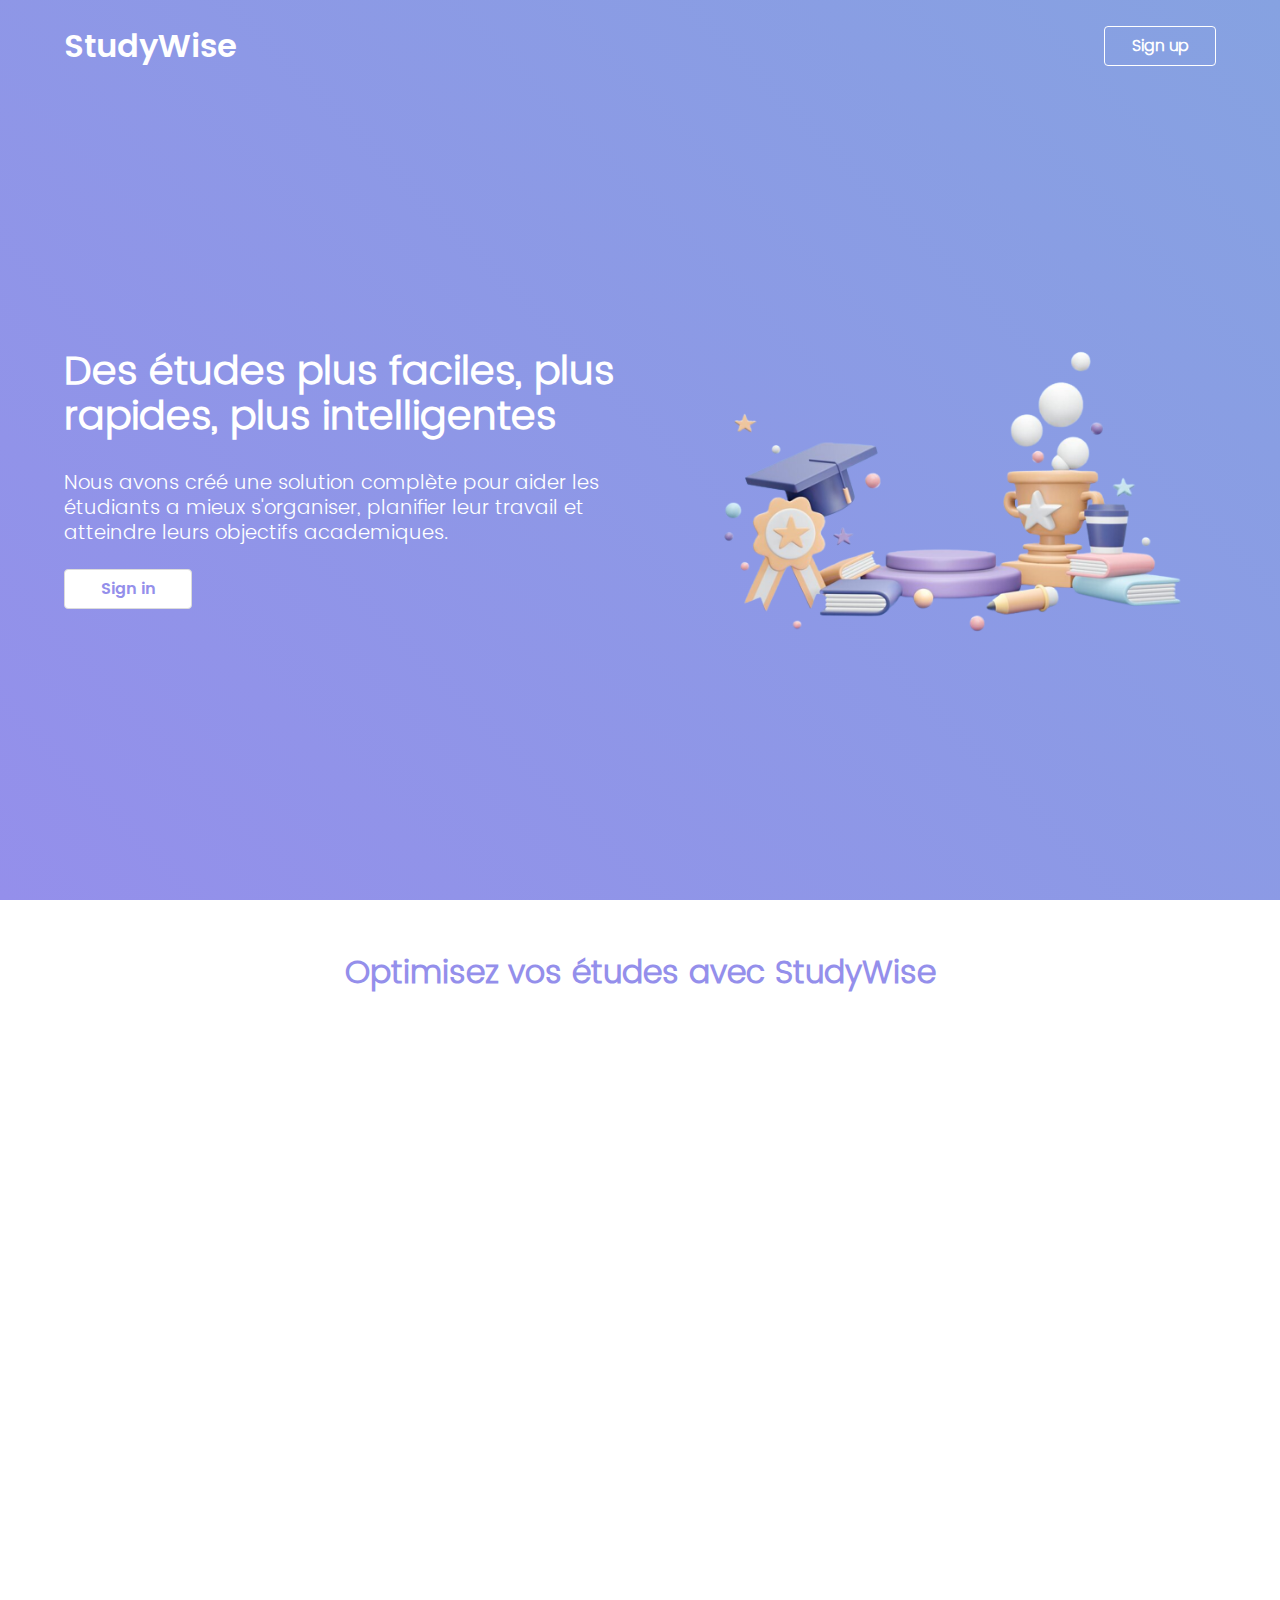
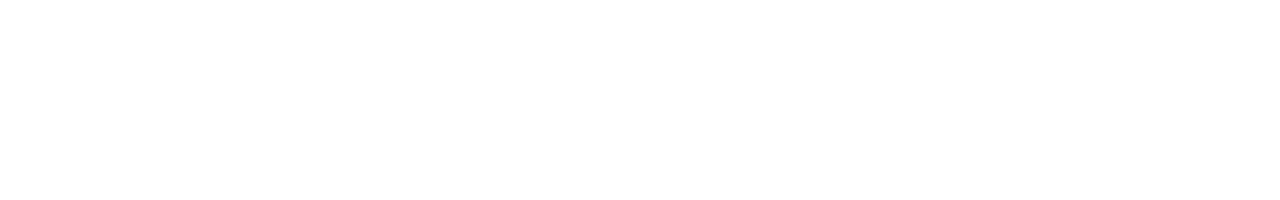
<file: index.html>
<!DOCTYPE html>
<html lang="en">
  <head>
    <meta charset="UTF-8" />
    <meta http-equiv="X-UA-Compatible" content="IE=edge" />
    <meta name="viewport" content="width=device-width, initial-scale=1.0" />
    <link rel="stylesheet" href="./assets/bulma/bulma.min.css" />
    <link rel="stylesheet" href="./assets/css/index.css" />
    <script src="./assets/js/index.js" defer></script>
    <title>Index</title>
  </head>
  <body>
    <section class="hero is-fullheight bg-gradient">
      <div class="hero-head">
        <div class="container">
          <nav class="navbar-content">
            <div class="navbar-left">
              <a class="logo title" href="#">StudyWise</a>
            </div>
            <div class="navbar-right">
              <a href="./page/inscription.html" class="button">
                <strong>Sign up</strong>
              </a>
            </div>
          </nav>
        </div>
      </div>

      <div class="hero-body">
        <div class="container" style="align-items: initial">
          <div class="columns">
            <div class="column is-half" style="padding-top: 2em">
              <p class="title is-2 accroche">
                Des études plus faciles, plus rapides, plus intelligentes
              </p>
              <p class="subtitle">
                Nous avons créé une solution complète pour aider les étudiants a
                mieux s'organiser, planifier leur travail et atteindre leurs
                objectifs academiques.
              </p>
              <a href="./page/login.html" class="button sign-in">
                <strong>Sign in</strong>
              </a>
            </div>
            <div class="column">
              <img
                src="./assets/img/3d-rendering-education-elements-with-copy-space-commercial-concept-back-school-background-banner-3d-render-illustration-cartoon-style_463092-1123-removebg-preview.png"
                alt=""
              />
            </div>
          </div>
        </div>
      </div>
    </section>
    <section class="hero is-fullheight">
      <div class="hero-body" style="align-items: initial; padding: 3% 11%">
        <div class="container" style="margin-top: 1em">
          <p
            class="title has-text-centered"
            style="color: var(--purple-studywise)"
          >
            Optimisez vos études avec StudyWise
          </p>
          <div class="box-container">
            <div>
              <span
                ><img src="./assets/img/chat-left-text-fill-purple.svg" alt=""
              /></span>
              <span>
                <h1 class="title is-3">Forum</h1>
                <p>Venez discuter.<br />Posez des questions</p>
              </span>
            </div>
            <div>
              <span
                ><img src="./assets/img/list-task-purple.svg" alt=""
              /></span>
              <span>
                <h1 class="title is-3">To do</h1>
                <p>Organisez-vous.<br />Planifiez votre travail.</p>
              </span>
            </div>
            <div>
              <span
                ><img src="./assets/img/question-square-fill-purple.svg" alt=""
              /></span>
              <span>
                <h1 class="title is-3">Jeu</h1>
                <p>Amusez-vous.<br />Cultivez-vous</p>
              </span>
            </div>
          </div>
        </div>
      </div>
    </section>
  </body>
</html>
</file>
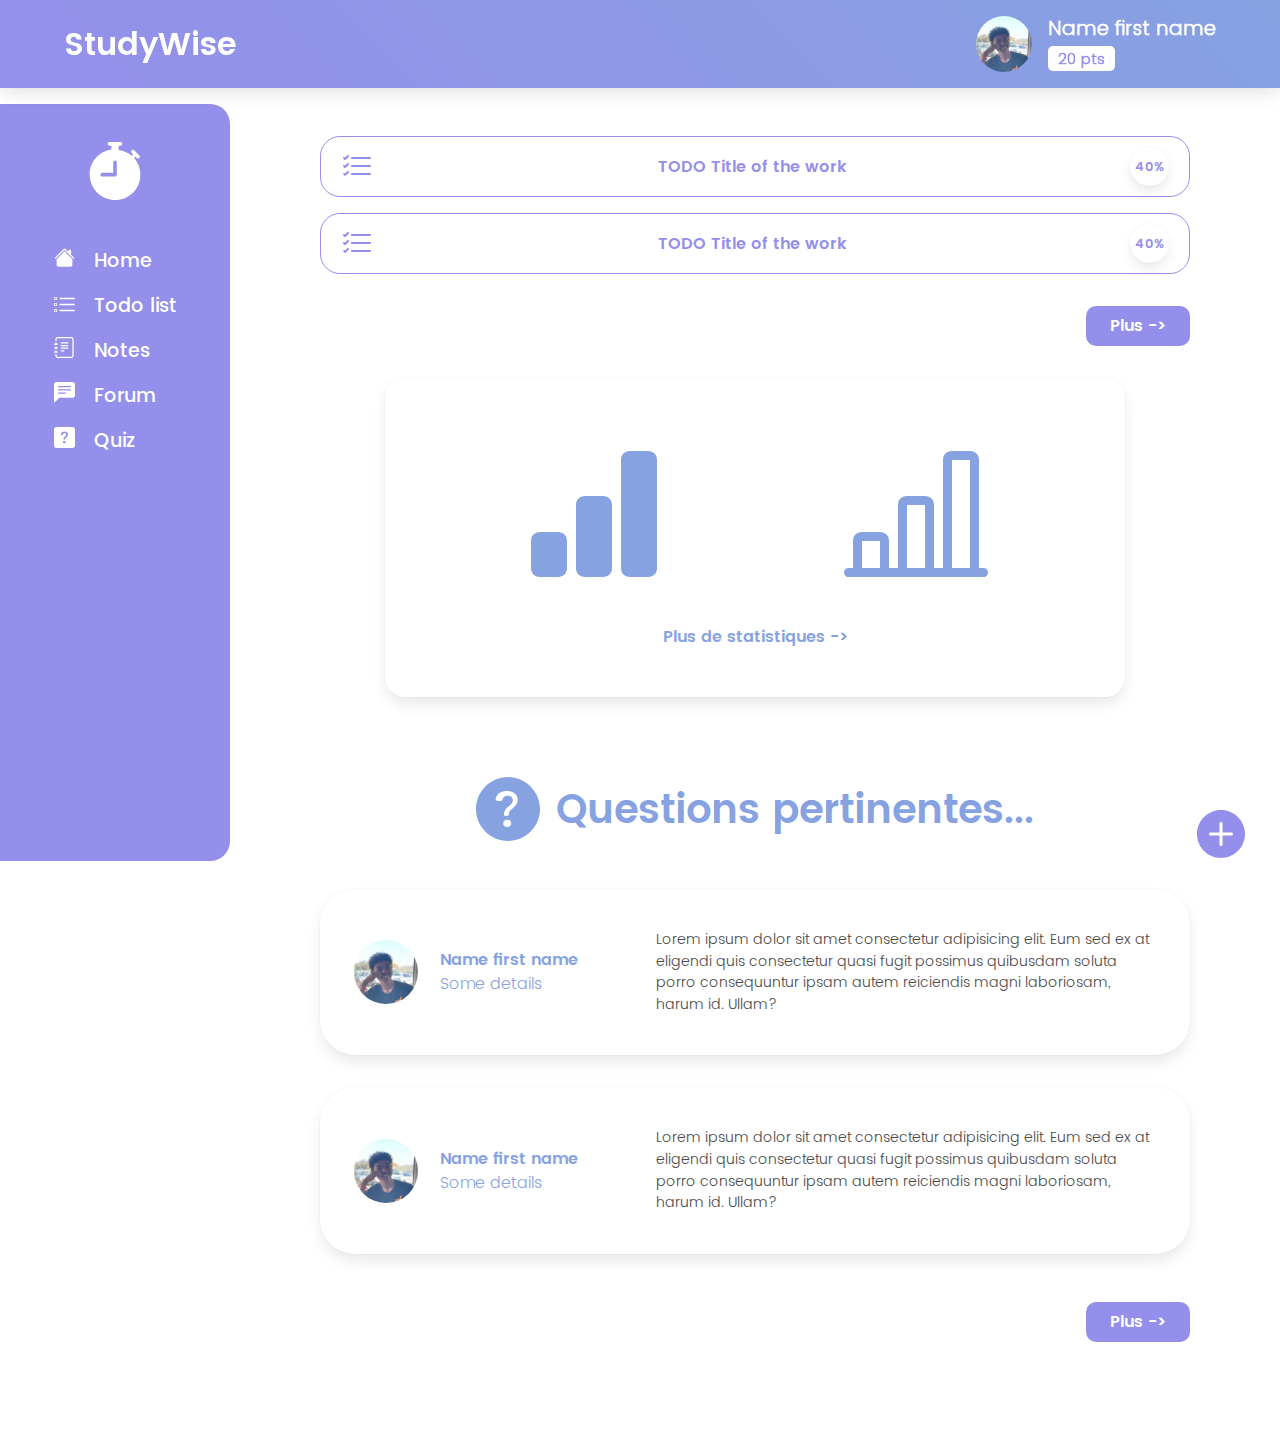
<file: page/accueil.html>
<!DOCTYPE html>
<html lang="en">
  <head>
    <meta charset="UTF-8" />
    <meta http-equiv="X-UA-Compatible" content="IE=edge" />
    <meta name="viewport" content="width=device-width, initial-scale=1.0" />
    <link rel="stylesheet" href="../assets/bulma/bulma.min.css" />
    <link rel="stylesheet" href="../assets/css/accueil.css" />
    <link rel="stylesheet" href="../assets/css/add-btn.css" />
    <script src="../assets/js/add-btn.js" defer></script>
    <title>Accueil</title>
  </head>
  <body>
    <section class="hero is-fullheight" style="justify-content: initial">
      <div class="hero-head bg-gradient" style="margin-bottom: 1em">
        <div class="container">
          <nav class="navbar-content">
            <div class="navbar-left">
              <a class="logo title" href="#">StudyWise</a>
            </div>
            <div class="navbar-right">
              <div class="profil">
                <div class="left">
                  <img src="../assets/img/RJToky.jpeg" alt="" />
                </div>
                <div class="right">
                  <div class="name">
                    <h1 class="title is-5">Name first name</h1>
                  </div>
                  <div class="pts">
                    <span>20 pts</span>
                  </div>
                </div>
              </div>
            </div>
          </nav>
        </div>
      </div>

      <main>
        <nav>
          <div class="top">
            <span><img src="../assets/img/stopwatch-fill.svg" alt="" /></span>
          </div>
          <div class="bottom">
            <a class="navlink">
              <span>
                <img src="../assets/img/house-fill.svg" alt="" />
              </span>
              <span>Home</span>
            </a>
            <a class="navlink">
              <span>
                <img src="../assets/img/list-task.svg" alt="" />
              </span>
              <span>Todo list</span>
            </a>
            <a class="navlink">
              <span>
                <img src="../assets/img/journal-text.svg" alt="" />
              </span>
              <span>Notes</span>
            </a>
            <a class="navlink">
              <span>
                <img src="../assets/img/chat-left-text-fill.svg" alt="" />
              </span>
              <span>Forum</span>
            </a>
            <a class="navlink">
              <span>
                <img src="../assets/img/question-square-fill.svg" alt="" />
              </span>
              <span>Quiz</span>
            </a>
          </div>
        </nav>
        <div class="accueil-container">
          <div class="list-todo">
            <div class="item">
              <img src="../assets/img/list-check-purple.svg" alt="" />
              <a>TODO Title of the work</a>
              <div class="avancement">40%</div>
            </div>
            <div class="item">
              <img src="../assets/img/list-check-purple.svg" alt="" />
              <a>TODO Title of the work</a>
              <div class="avancement">40%</div>
            </div>
            <div class="plus-todo">
              <a href="">Plus -></a>
            </div>
          </div>

          <div class="chart-container">
            <div>
              <div>
                <img src="../assets/img/bar-chart-fill.svg" alt="" />
              </div>
              <div>
                <img src="../assets/img/bar-chart-line.svg" alt="" />
              </div>
            </div>
            <div>
              <a href="">Plus de statistiques -></a>
            </div>
          </div>

          <div class="question-container">
            <div>
              <img src="../assets/img/question-circle-fill.svg" alt="" />
              <span>Questions pertinentes...</span>
            </div>
            <div>
              <div class="item">
                <div class="profil">
                  <div class="avatar">
                    <img src="../assets/img/RJToky.jpeg" alt="" />
                  </div>
                  <div class="name">
                    <span>Name first name</span>
                    <span>Some details</span>
                  </div>
                </div>
                <div class="text">
                  Lorem ipsum dolor sit amet consectetur adipisicing elit. Eum
                  sed ex at eligendi quis consectetur quasi fugit possimus
                  quibusdam soluta porro consequuntur ipsam autem reiciendis
                  magni laboriosam, harum id. Ullam?
                </div>
              </div>

              <div class="item">
                <div class="profil">
                  <div class="avatar">
                    <img src="../assets/img/RJToky.jpeg" alt="" />
                  </div>
                  <div class="name">
                    <span>Name first name</span>
                    <span>Some details</span>
                  </div>
                </div>
                <div class="text">
                  Lorem ipsum dolor sit amet consectetur adipisicing elit. Eum
                  sed ex at eligendi quis consectetur quasi fugit possimus
                  quibusdam soluta porro consequuntur ipsam autem reiciendis
                  magni laboriosam, harum id. Ullam?
                </div>
              </div>

              <div class="plus-question">
                <a href="">Plus -></a>
              </div>
            </div>
          </div>
        </div>
      </main>
    </section>

    <div class="plus-container">
      <div>
        <a href="">Taches</a>
        <a href="">Notes</a>
        <a href="">Objectifs</a>
        <a href="">Quiz</a>
      </div>

      <a href="">
        <img
          class="icon-plus"
          src="../assets/img/plus-circle-fill.svg"
          alt=""
        />
      </a>
    </div>
  </body>
</html>
</file>
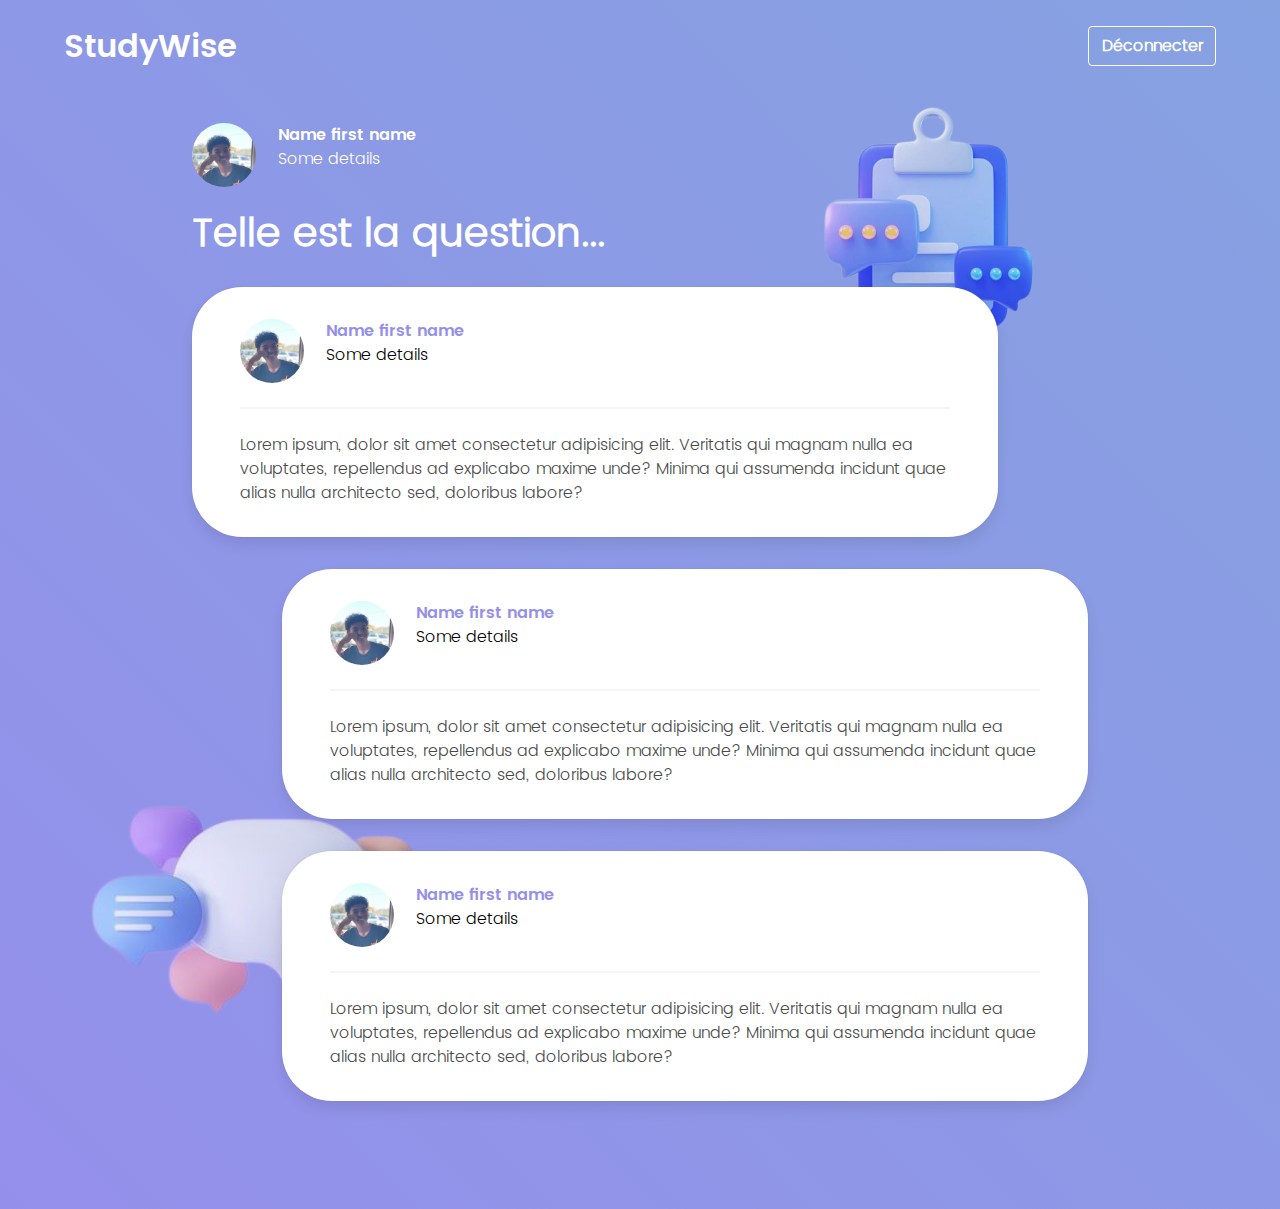
<file: page/forum.html>
<!DOCTYPE html>
<html lang="en">
  <head>
    <meta charset="UTF-8" />
    <meta http-equiv="X-UA-Compatible" content="IE=edge" />
    <meta name="viewport" content="width=device-width, initial-scale=1.0" />
    <link rel="stylesheet" href="../assets/bulma/bulma.min.css" />
    <link rel="stylesheet" href="../assets/css/forum.css" />
    <script src="../assets/js/forum.js" defer></script>
    <title>Forum</title>
  </head>
  <body>
    <section
      class="hero is-fullheight bg-gradient"
      style="justify-content: initial"
    >
      <div class="hero-head" style="margin-bottom: 2em">
        <div class="container">
          <nav class="navbar-content">
            <div class="navbar-left">
              <a class="logo title" href="#">StudyWise</a>
            </div>
            <div class="navbar-right">
              <a class="button">
                <strong>Déconnecter</strong>
              </a>
            </div>
          </nav>
        </div>
      </div>

      <div class="forum-container">
        <div class="content">
          <div class="question">
            <div class="profil">
              <div class="avatar">
                <img src="../assets/img/RJToky.jpeg" alt="" />
              </div>
              <div class="name">
                <span>Name first name</span>
                <span>Some details</span>
              </div>
            </div>
            <p class="title is-2">Telle est la question...</p>
          </div>
          <div class="card-item">
            <div class="profil">
              <div class="avatar">
                <img src="../assets/img/RJToky.jpeg" alt="" />
              </div>
              <div class="name">
                <span>Name first name</span>
                <span>Some details</span>
              </div>
            </div>
            <hr class="hr" />
            <div class="text">
              <p>
                Lorem ipsum, dolor sit amet consectetur adipisicing elit.
                Veritatis qui magnam nulla ea voluptates, repellendus ad
                explicabo maxime unde? Minima qui assumenda incidunt quae alias
                nulla architecto sed, doloribus labore?
              </p>
            </div>
            <img
              class="bg img-1"
              src="../assets/img/cda3756daddacb4d16fec3d8567cc061-removebg-preview.png"
              alt=""
            />
          </div>
          <div class="response-container">
            <div class="card-item">
              <div class="profil">
                <div class="avatar">
                  <img src="../assets/img/RJToky.jpeg" alt="" />
                </div>
                <div class="name">
                  <span>Name first name</span>
                  <span>Some details</span>
                </div>
              </div>
              <hr class="hr" />
              <div class="text">
                <p>
                  Lorem ipsum, dolor sit amet consectetur adipisicing elit.
                  Veritatis qui magnam nulla ea voluptates, repellendus ad
                  explicabo maxime unde? Minima qui assumenda incidunt quae
                  alias nulla architecto sed, doloribus labore?
                </p>
              </div>
            </div>
            <div class="card-item">
              <div class="profil">
                <div class="avatar">
                  <img src="../assets/img/RJToky.jpeg" alt="" />
                </div>
                <div class="name">
                  <span>Name first name</span>
                  <span>Some details</span>
                </div>
              </div>
              <hr class="hr" />
              <div class="text">
                <p>
                  Lorem ipsum, dolor sit amet consectetur adipisicing elit.
                  Veritatis qui magnam nulla ea voluptates, repellendus ad
                  explicabo maxime unde? Minima qui assumenda incidunt quae
                  alias nulla architecto sed, doloribus labore?
                </p>
              </div>
              <img
                class="bg img-2"
                src="../assets/img/d5ffe9aeeb210d46367363181bd45f1d-removebg-preview.png"
                alt=""
              />
            </div>
          </div>
        </div>
      </div>
    </section>
  </body>
</html>
</file>
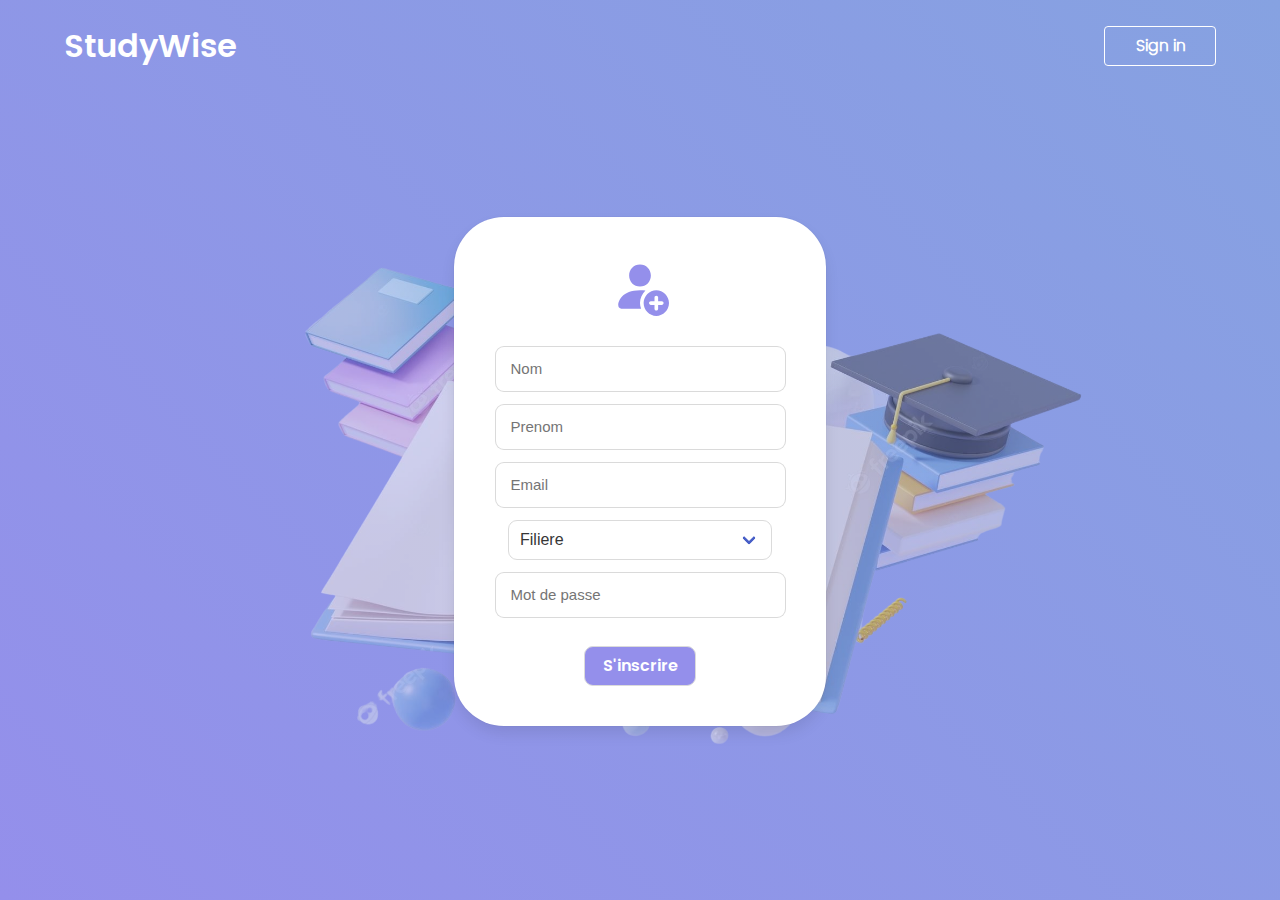
<file: page/inscription.html>
<!DOCTYPE html>
<html lang="en">
  <head>
    <meta charset="UTF-8" />
    <meta http-equiv="X-UA-Compatible" content="IE=edge" />
    <meta name="viewport" content="width=device-width, initial-scale=1.0" />
    <link rel="stylesheet" href="../assets/bulma/bulma.min.css" />
    <link rel="stylesheet" href="../assets/css/inscription.css" />
    <title>Inscription</title>
  </head>
  <body>
    <section class="hero is-fullheight bg-gradient">
      <div class="hero-head">
        <div class="container">
          <nav class="navbar-content">
            <div class="navbar-left">
              <a class="logo title" href="#">StudyWise</a>
            </div>
            <div class="navbar-right">
              <a class="button">
                <strong>Sign in</strong>
              </a>
            </div>
          </nav>
        </div>
      </div>

      <div
        class="container"
        style="display: flex; align-items: center; margin-top: -3em"
      >
        <div class="content">
          <div class="bg-img">
            <img
              src="../assets/img/566e33f50061921b454a1338b08b96a2-removebg-preview.png"
              alt=""
            />
          </div>
          <form action="#">
            <div class="boky">
              <img src="../assets/img/person-fill-add-purple.svg" alt="" />
            </div>
            <div class="form-content">
              <div>
                <input type="text" placeholder="Nom" />
              </div>
              <div>
                <input type="text" placeholder="Prenom" />
              </div>
              <div>
                <input type="email" placeholder="Email" />
              </div>
              <div class="select">
                <select name="" id="" style="width: 264px; border-radius: 9px">
                  <option value="">Filiere</option>
                  <option value="">Filiere 1</option>
                  <option value="">Filiere 2</option>
                </select>
              </div>
              <div>
                <input type="password" placeholder="Mot de passe" />
              </div>
              <div>
                <button class="button">S'inscrire</button>
              </div>
            </div>
          </form>
        </div>
      </div>
    </section>
  </body>
</html>
</file>
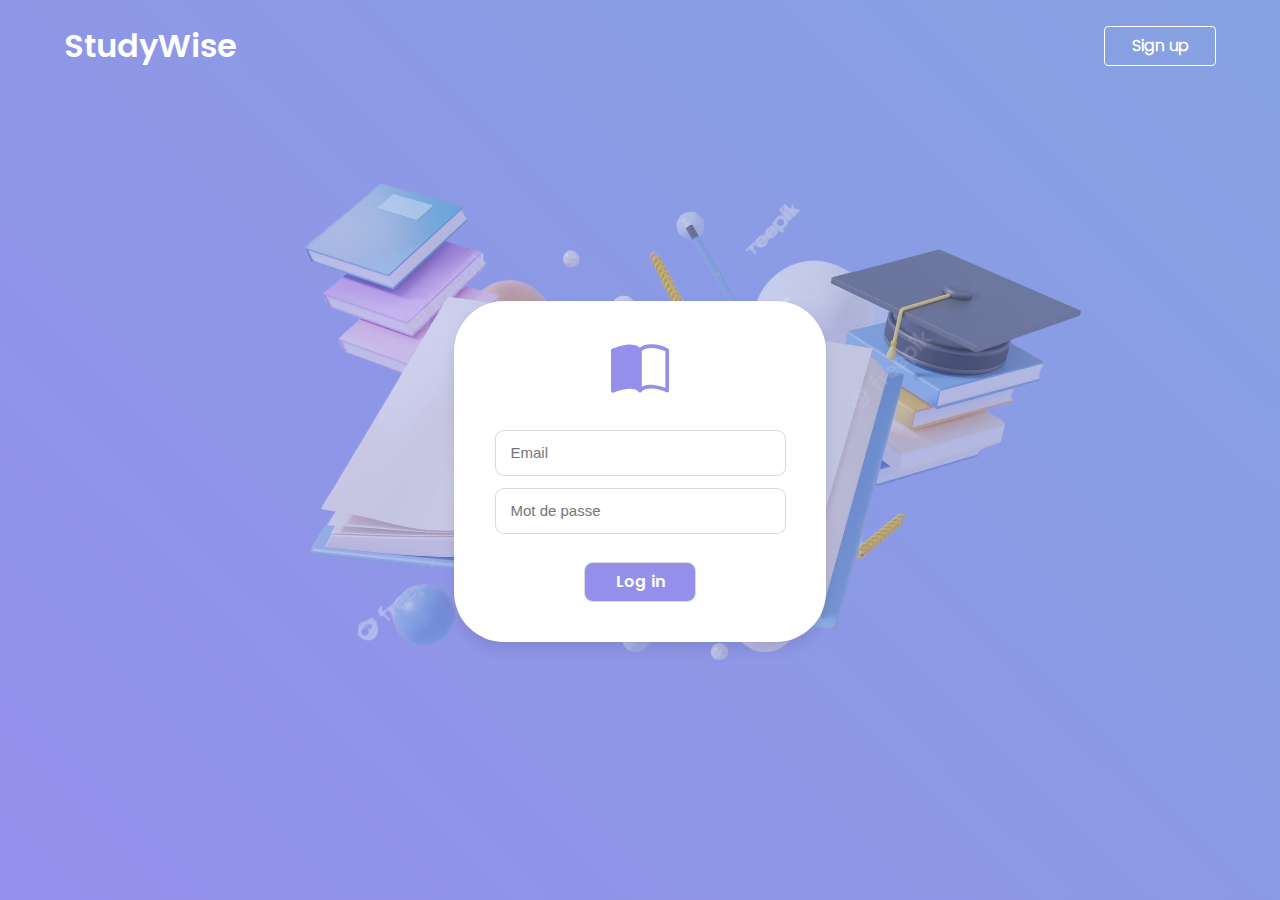
<file: page/login.html>
<!DOCTYPE html>
<html lang="en">
  <head>
    <meta charset="UTF-8" />
    <meta http-equiv="X-UA-Compatible" content="IE=edge" />
    <meta name="viewport" content="width=device-width, initial-scale=1.0" />
    <link rel="stylesheet" href="../assets/bulma/bulma.min.css" />
    <link rel="stylesheet" href="../assets/css/login.css" />
    <title>Login</title>
  </head>
  <body>
    <section class="hero is-fullheight bg-gradient">
      <div class="hero-head">
        <div class="container">
          <nav class="navbar-content">
            <div class="navbar-left">
              <a class="logo title" href="#">StudyWise</a>
            </div>
            <div class="navbar-right">
              <a href="./inscription.html" class="button">
                <strong>Sign up</strong>
              </a>
            </div>
          </nav>
        </div>
      </div>

      <div
        class="container"
        style="display: flex; align-items: center; margin-top: -3em"
      >
        <div class="content">
          <div class="bg-img">
            <img
              src="../assets/img/566e33f50061921b454a1338b08b96a2-removebg-preview.png"
              alt=""
            />
          </div>
          <form action="#">
            <div class="boky">
              <img src="../assets/img/book-half.svg" alt="" />
            </div>
            <div class="form-content">
              <div>
                <input type="email" placeholder="Email" />
              </div>
              <div>
                <input type="password" placeholder="Mot de passe" />
              </div>
              <div>
                <button class="button">Log in</button>
              </div>
            </div>
          </form>
        </div>
      </div>
    </section>
  </body>
</html>
</file>
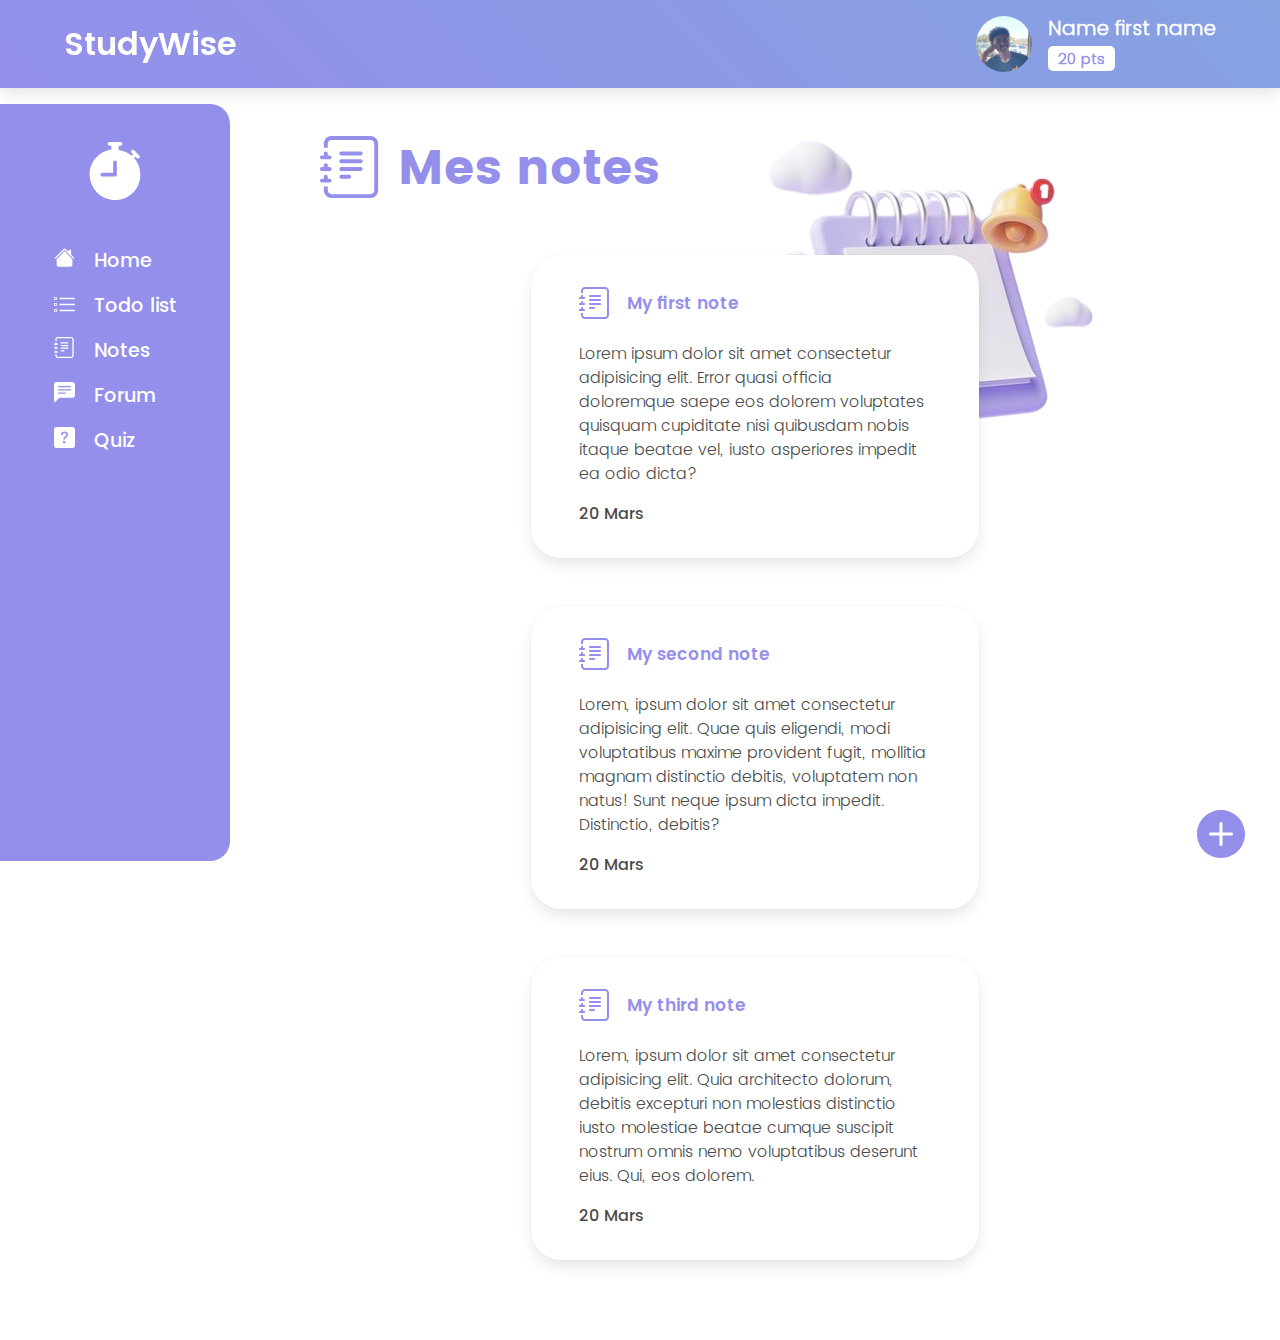
<file: page/note.html>
<!DOCTYPE html>
<html lang="en">
  <head>
    <meta charset="UTF-8" />
    <meta http-equiv="X-UA-Compatible" content="IE=edge" />
    <meta name="viewport" content="width=device-width, initial-scale=1.0" />
    <link rel="stylesheet" href="../assets/bulma/bulma.min.css" />
    <link rel="stylesheet" href="../assets/css/note.css" />
    <link rel="stylesheet" href="../assets/css/add-btn.css" />
    <script src="../assets/js/add-btn.js" defer></script>
    <title>Note</title>
  </head>
  <body>
    <section class="hero is-fullheight" style="justify-content: initial">
      <div class="hero-head bg-gradient" style="margin-bottom: 1em">
        <div class="container">
          <nav class="navbar-content">
            <div class="navbar-left">
              <a class="logo title" href="#">StudyWise</a>
            </div>
            <div class="navbar-right">
              <div class="profil">
                <div class="left">
                  <img src="../assets/img/RJToky.jpeg" alt="" />
                </div>
                <div class="right">
                  <div class="name">
                    <h1 class="title is-5">Name first name</h1>
                  </div>
                  <div class="pts">
                    <span>20 pts</span>
                  </div>
                </div>
              </div>
            </div>
          </nav>
        </div>
      </div>

      <main>
        <nav>
          <div class="top">
            <span><img src="../assets/img/stopwatch-fill.svg" alt="" /></span>
          </div>
          <div class="bottom">
            <a class="navlink">
              <span>
                <img src="../assets/img/house-fill.svg" alt="" />
              </span>
              <span>Home</span>
            </a>
            <a class="navlink">
              <span>
                <img src="../assets/img/list-task.svg" alt="" />
              </span>
              <span>Todo list</span>
            </a>
            <a class="navlink">
              <span>
                <img src="../assets/img/journal-text.svg" alt="" />
              </span>
              <span>Notes</span>
            </a>
            <a class="navlink">
              <span>
                <img src="../assets/img/chat-left-text-fill.svg" alt="" />
              </span>
              <span>Forum</span>
            </a>
            <a class="navlink">
              <span>
                <img src="../assets/img/question-square-fill.svg" alt="" />
              </span>
              <span>Quiz</span>
            </a>
          </div>
        </nav>
        <div class="todo-container">
          <div class="top">
            <span>
              <img src="../assets/img/journal-text-purple.svg" alt="" />
            </span>
            <span>Mes notes</span>
          </div>
          <div class="bottom">
            <div class="item">
              <div class="title-of-work">
                <span>
                  <img src="../assets/img/journal-text-purple.svg" alt="" />
                </span>
                <span>My first note</span>
              </div>
              <div class="note">
                Lorem ipsum dolor sit amet consectetur adipisicing elit. Error
                quasi officia doloremque saepe eos dolorem voluptates quisquam
                cupiditate nisi quibusdam nobis itaque beatae vel, iusto
                asperiores impedit ea odio dicta?
              </div>
              <div class="date">20 Mars</div>
            </div>
            <div class="item">
              <div class="title-of-work">
                <span>
                  <img src="../assets/img/journal-text-purple.svg" alt="" />
                </span>
                <span>My second note</span>
              </div>
              <div class="note">
                Lorem, ipsum dolor sit amet consectetur adipisicing elit. Quae
                quis eligendi, modi voluptatibus maxime provident fugit,
                mollitia magnam distinctio debitis, voluptatem non natus! Sunt
                neque ipsum dicta impedit. Distinctio, debitis?
              </div>
              <div class="date">20 Mars</div>
            </div>
            <div class="item">
              <div class="title-of-work">
                <span>
                  <img src="../assets/img/journal-text-purple.svg" alt="" />
                </span>
                <span>My third note</span>
              </div>
              <div class="note">
                Lorem, ipsum dolor sit amet consectetur adipisicing elit. Quia
                architecto dolorum, debitis excepturi non molestias distinctio
                iusto molestiae beatae cumque suscipit nostrum omnis nemo
                voluptatibus deserunt eius. Qui, eos dolorem.
              </div>
              <div class="date">20 Mars</div>
            </div>
            <img
              src="../assets/img/6ab796d2dc39640978a4ce38722d40fd-removebg-preview.png"
              alt=""
            />
          </div>
        </div>
      </main>
    </section>
    <div class="plus-container">
      <div>
        <a href="">Taches</a>
        <a href="">Notes</a>
        <a href="">Objectifs</a>
      </div>

      <a href="">
        <img
          class="icon-plus"
          src="../assets/img/plus-circle-fill.svg"
          alt=""
        />
      </a>
    </div>
  </body>
</html>
</file>
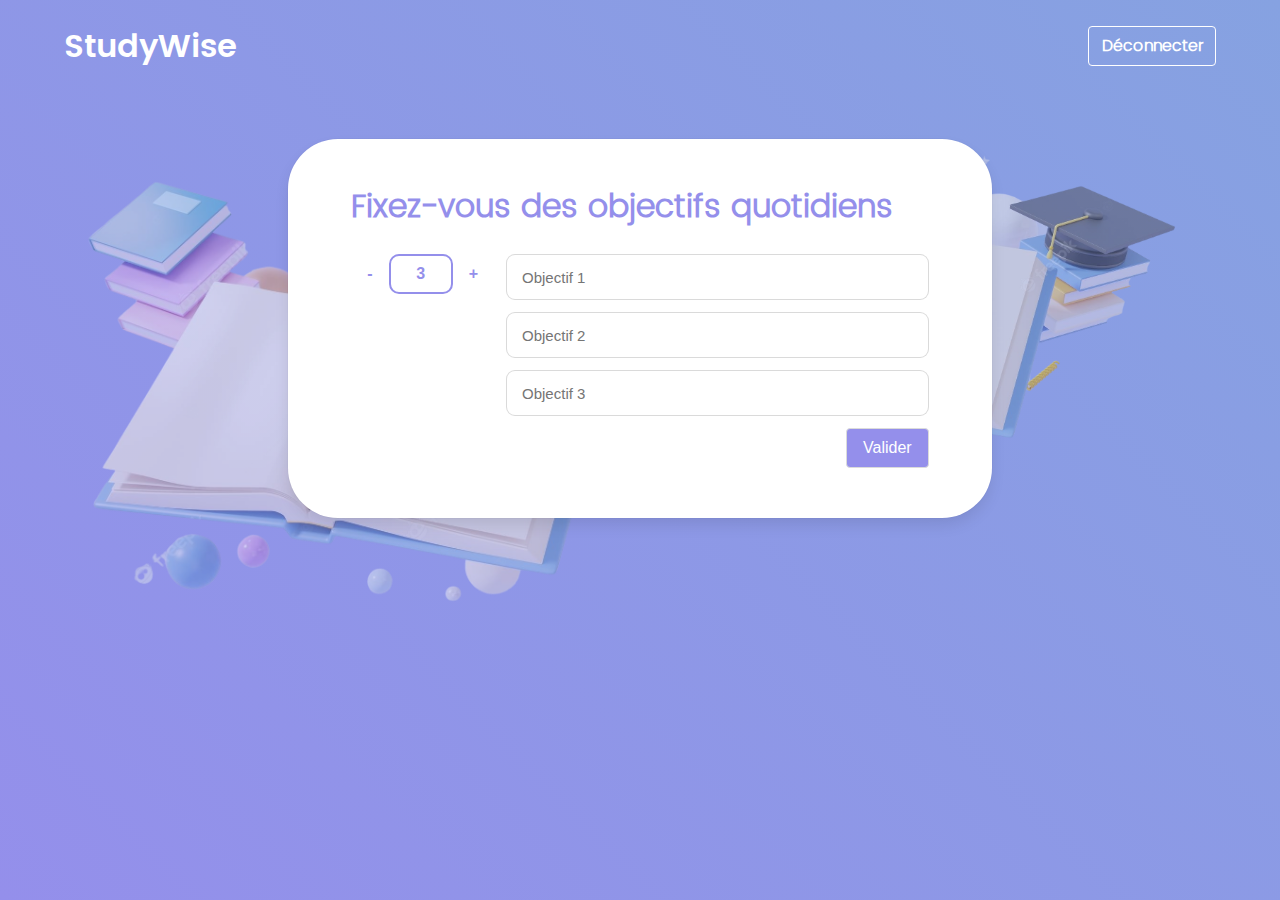
<file: page/objectif.html>
<!DOCTYPE html>
<html lang="en">
  <head>
    <meta charset="UTF-8" />
    <meta http-equiv="X-UA-Compatible" content="IE=edge" />
    <meta name="viewport" content="width=device-width, initial-scale=1.0" />
    <link rel="stylesheet" href="../assets/bulma/bulma.min.css" />
    <link rel="stylesheet" href="../assets/css/objectif.css" />
    <title>Objectif</title>
  </head>
  <body>
    <section
      class="hero is-fullheight bg-gradient"
      style="justify-content: initial"
    >
      <div class="hero-head" style="margin-bottom: 2em">
        <div class="container">
          <nav class="navbar-content">
            <div class="navbar-left">
              <a class="logo title" href="#">StudyWise</a>
            </div>
            <div class="navbar-right">
              <a class="button">
                <strong>Déconnecter</strong>
              </a>
            </div>
          </nav>
        </div>
      </div>

      <div>
        <div class="content">
          <div class="bg-img">
            <img
              src="../assets/img/566e33f50061921b454a1338b08b96a2-removebg-preview.png"
              alt=""
            />
          </div>

          <div class="bg-img">
            <img
              src="../assets/img/566e33f50061921b454a1338b08b96a2-removebg-preview.png"
              alt=""
            />
          </div>
          <form action="#">
            <h1
              class="title is-3"
              style="color: var(--purple-studywise); margin-bottom: 0%"
            >
              Fixez-vous des objectifs quotidiens
            </h1>
            <div class="form-content">
              <div>
                <span>
                  <button
                    class="button"
                    style="border: none; color: var(--purple-studywise)"
                  >
                    <strong>-</strong>
                  </button>
                </span>
                <span>
                  <button
                    class="button"
                    style="
                      color: var(--purple-studywise);
                      border: 2px solid var(--purple-studywise);
                      width: 4em;
                      border-radius: 10px;
                    "
                  >
                    <strong>3</strong>
                  </button>
                </span>
                <span>
                  <button
                    class="button"
                    style="border: none; color: var(--purple-studywise)"
                  >
                    <strong>+</strong>
                  </button>
                </span>
              </div>
              <div>
                <div>
                  <input type="text" placeholder="Objectif 1" />
                </div>
                <div>
                  <input type="text" placeholder="Objectif 2" />
                </div>
                <div>
                  <input type="text" placeholder="Objectif 3" />
                </div>
                <div style="display: flex; justify-content: flex-end">
                  <button
                    class="button"
                    style="
                      background-color: var(--purple-studywise);
                      color: white;
                    "
                  >
                    Valider
                  </button>
                </div>
              </div>
            </div>
          </form>
        </div>
      </div>
    </section>
  </body>
</html>
</file>
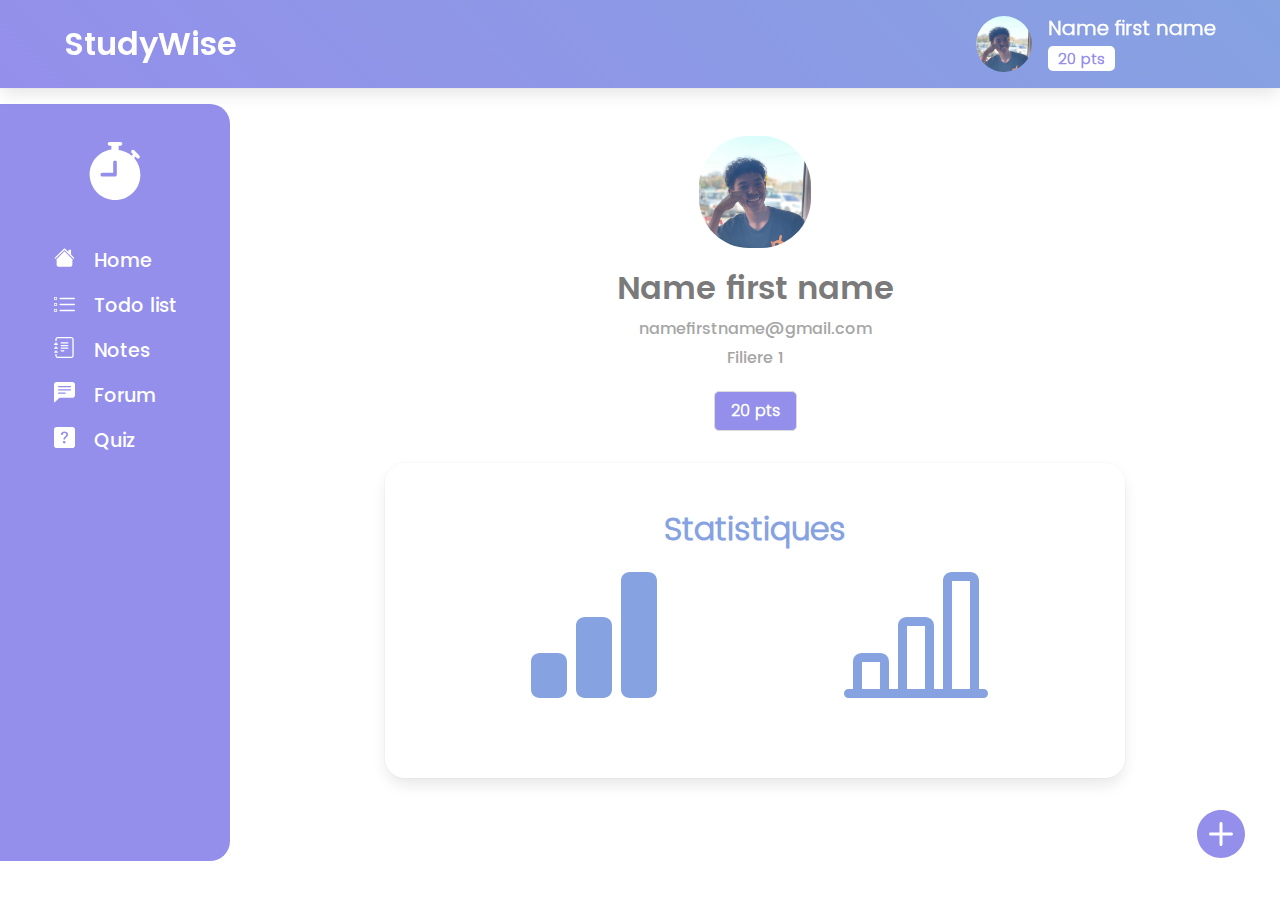
<file: page/profil.html>
<!DOCTYPE html>
<html lang="en">
  <head>
    <meta charset="UTF-8" />
    <meta http-equiv="X-UA-Compatible" content="IE=edge" />
    <meta name="viewport" content="width=device-width, initial-scale=1.0" />
    <link rel="stylesheet" href="../assets/bulma/bulma.min.css" />
    <link rel="stylesheet" href="../assets/css/profil.css" />
    <link rel="stylesheet" href="../assets/css/add-btn.css" />
    <script src="../assets/js/add-btn.js" defer></script>
    <title>Profil</title>
  </head>
  <body>
    <section class="hero is-fullheight" style="justify-content: initial">
      <div class="hero-head bg-gradient" style="margin-bottom: 1em">
        <div class="container">
          <nav class="navbar-content">
            <div class="navbar-left">
              <a class="logo title" href="#">StudyWise</a>
            </div>
            <div class="navbar-right">
              <div class="profil">
                <div class="left">
                  <img src="../assets/img/RJToky.jpeg" alt="" />
                </div>
                <div class="right">
                  <div class="name">
                    <h1 class="title is-5">Name first name</h1>
                  </div>
                  <div class="pts">
                    <span>20 pts</span>
                  </div>
                </div>
              </div>
            </div>
          </nav>
        </div>
      </div>

      <main>
        <nav>
          <div class="top">
            <span><img src="../assets/img/stopwatch-fill.svg" alt="" /></span>
          </div>
          <div class="bottom">
            <a class="navlink">
              <span>
                <img src="../assets/img/house-fill.svg" alt="" />
              </span>
              <span>Home</span>
            </a>
            <a class="navlink">
              <span>
                <img src="../assets/img/list-task.svg" alt="" />
              </span>
              <span>Todo list</span>
            </a>
            <a class="navlink">
              <span>
                <img src="../assets/img/journal-text.svg" alt="" />
              </span>
              <span>Notes</span>
            </a>
            <a class="navlink">
              <span>
                <img src="../assets/img/chat-left-text-fill.svg" alt="" />
              </span>
              <span>Forum</span>
            </a>
            <a class="navlink">
              <span>
                <img src="../assets/img/question-square-fill.svg" alt="" />
              </span>
              <span>Quiz</span>
            </a>
          </div>
        </nav>
        <div class="profil-container">
          <div class="avatar">
            <img src="../assets/img/RJToky.jpeg" alt="" />
            <div>
              <span>Name first name</span>
              <span>namefirstname@gmail.com</span>
              <span>Filiere 1</span>
              <span class="button">20 pts</span>
            </div>
          </div>
          <div class="chart-container">
            <h1
              class="title"
              style="color: var(--blue-studywise); margin: auto"
            >
              Statistiques
            </h1>
            <div>
              <div>
                <img src="../assets/img/bar-chart-fill.svg" alt="" />
              </div>
              <div>
                <img src="../assets/img/bar-chart-line.svg" alt="" />
              </div>
            </div>
          </div>
        </div>
      </main>
    </section>

    <div class="plus-container">
      <div>
        <a href="">Taches</a>
        <a href="">Notes</a>
        <a href="">Objectifs</a>
        <a href="">Quiz</a>
      </div>

      <a href="">
        <img
          class="icon-plus"
          src="../assets/img/plus-circle-fill.svg"
          alt=""
        />
      </a>
    </div>
  </body>
</html>
</file>
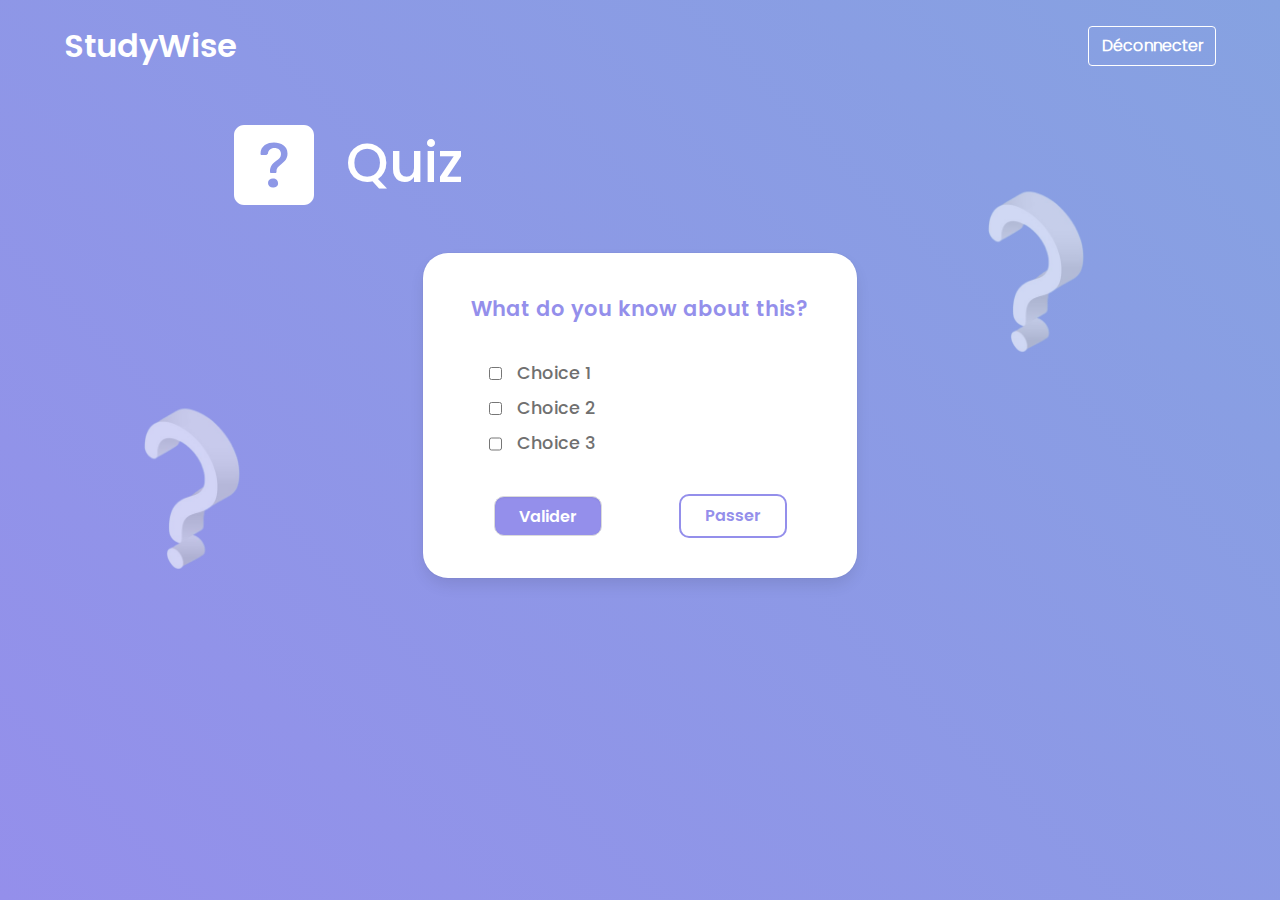
<file: page/quiz.html>
<!DOCTYPE html>
<html lang="en">
  <head>
    <meta charset="UTF-8" />
    <meta http-equiv="X-UA-Compatible" content="IE=edge" />
    <meta name="viewport" content="width=device-width, initial-scale=1.0" />
    <link rel="stylesheet" href="../assets/bulma/bulma.min.css" />
    <link rel="stylesheet" href="../assets/css/quiz.css" />
    <title>Quiz</title>
  </head>
  <body>
    <section class="hero is-fullheight bg-gradient">
      <div class="hero-head">
        <div class="container">
          <nav class="navbar-content">
            <div class="navbar-left">
              <a class="logo title" href="#">StudyWise</a>
            </div>
            <div class="navbar-right">
              <a class="button">
                <strong>Déconnecter</strong>
              </a>
            </div>
          </nav>
        </div>
      </div>

      <div class="container" style="width: 95vmin; padding: 2em 1%">
        <div class="content">
          <div class="bg-img">
            <img
              src="../assets/img/59baeee291f2a7d5d0301b8fcd53140a-removebg-preview.png"
              alt=""
            />
          </div>
          <div class="bg-img">
            <img
              src="../assets/img/59baeee291f2a7d5d0301b8fcd53140a-removebg-preview.png"
              alt=""
            />
          </div>
          <div class="quiz">
            <img src="../assets/img/question-square-fill.svg" alt="" />
            <span>Quiz</span>
          </div>
          <form action="#">
            <div>What do you know about this?</div>
            <div class="quiz-content">
              <div>
                <input type="checkbox" />
                <span>Choice 1</span>
              </div>
              <div>
                <input type="checkbox" />
                <span>Choice 2</span>
              </div>
              <div>
                <input type="checkbox" />
                <span>Choice 3</span>
              </div>
            </div>
            <div class="btns">
              <div>
                <input type="submit" class="input" value="Valider" />
              </div>
              <a href="">Passer</a>
            </div>
          </form>
        </div>
      </div>
    </section>
  </body>
</html>
</file>
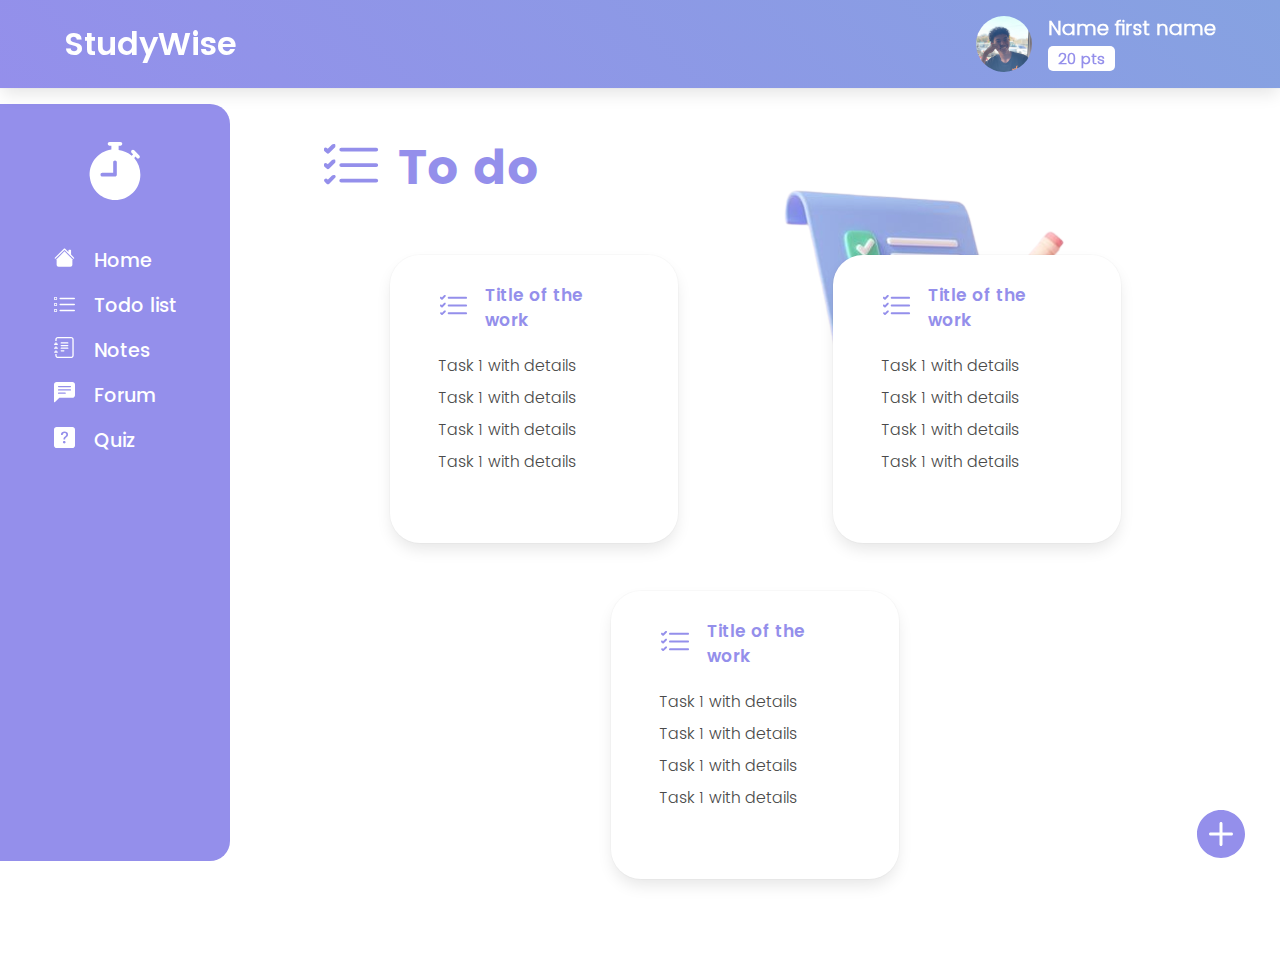
<file: page/todo.html>
<!DOCTYPE html>
<html lang="en">
  <head>
    <meta charset="UTF-8" />
    <meta http-equiv="X-UA-Compatible" content="IE=edge" />
    <meta name="viewport" content="width=device-width, initial-scale=1.0" />
    <link rel="stylesheet" href="../assets/bulma/bulma.min.css" />
    <link rel="stylesheet" href="../assets/css/todo.css" />
    <script src="../assets/js/add-btn.js" defer></script>
    <title>Todo</title>
  </head>
  <body>
    <section class="hero is-fullheight" style="justify-content: initial">
      <div class="hero-head bg-gradient" style="margin-bottom: 1em">
        <div class="container">
          <nav class="navbar-content">
            <div class="navbar-left">
              <a class="logo title" href="#">StudyWise</a>
            </div>
            <div class="navbar-right">
              <div class="profil">
                <div class="left">
                  <img src="../assets/img/RJToky.jpeg" alt="" />
                </div>
                <div class="right">
                  <div class="name">
                    <h1 class="title is-5">Name first name</h1>
                  </div>
                  <div class="pts">
                    <span>20 pts</span>
                  </div>
                </div>
              </div>
            </div>
          </nav>
        </div>
      </div>

      <main>
        <nav>
          <div class="top">
            <span><img src="../assets/img/stopwatch-fill.svg" alt="" /></span>
          </div>
          <div class="bottom">
            <a class="navlink">
              <span>
                <img src="../assets/img/house-fill.svg" alt="" />
              </span>
              <span>Home</span>
            </a>
            <a class="navlink">
              <span>
                <img src="../assets/img/list-task.svg" alt="" />
              </span>
              <span>Todo list</span>
            </a>
            <a class="navlink">
              <span>
                <img src="../assets/img/journal-text.svg" alt="" />
              </span>
              <span>Notes</span>
            </a>
            <a class="navlink">
              <span>
                <img src="../assets/img/chat-left-text-fill.svg" alt="" />
              </span>
              <span>Forum</span>
            </a>
            <a class="navlink">
              <span>
                <img src="../assets/img/question-square-fill.svg" alt="" />
              </span>
              <span>Quiz</span>
            </a>
          </div>
        </nav>
        <div class="todo-container">
          <div class="top">
            <span>
              <img src="../assets/img/list-check-purple.svg" alt="" />
            </span>
            <span>To do</span>
          </div>
          <div class="bottom">
            <div class="item">
              <div class="title-of-work">
                <span>
                  <img src="../assets/img/list-check-purple.svg" alt="" />
                </span>
                <span>Title of the work</span>
              </div>
              <div class="list">
                <ul>
                  <li>Task 1 with details</li>
                  <li>Task 1 with details</li>
                  <li>Task 1 with details</li>
                  <li>Task 1 with details</li>
                </ul>
              </div>
            </div>
            <div class="item">
              <div class="title-of-work">
                <span>
                  <img src="../assets/img/list-check-purple.svg" alt="" />
                </span>
                <span>Title of the work</span>
              </div>
              <div class="list">
                <ul>
                  <li>Task 1 with details</li>
                  <li>Task 1 with details</li>
                  <li>Task 1 with details</li>
                  <li>Task 1 with details</li>
                </ul>
              </div>
            </div>
            <div class="item">
              <div class="title-of-work">
                <span>
                  <img src="../assets/img/list-check-purple.svg" alt="" />
                </span>
                <span>Title of the work</span>
              </div>
              <div class="list">
                <ul>
                  <li>Task 1 with details</li>
                  <li>Task 1 with details</li>
                  <li>Task 1 with details</li>
                  <li>Task 1 with details</li>
                </ul>
              </div>
            </div>
            <img src="../assets/img/todo.png" alt="" />
          </div>
        </div>
      </main>
    </section>
    <div class="plus-container">
      <div>
        <a href="">Taches</a>
        <a href="">Notes</a>
        <a href="">Objectifs</a>
        <a href="">Quiz</a>
      </div>

      <a href="">
        <img
          class="icon-plus"
          src="../assets/img/plus-circle-fill.svg"
          alt=""
        />
      </a>
    </div>
  </body>
</html>
</file>
<file: assets/css/index.css>
:root {
  --purple-studywise: #948feb;
  --blue-studywise: #86a2e1;
}

@font-face {
  font-family: "Poppins-Light";
  src: url("../font/Poppins-Light.ttf");
}

@font-face {
  font-family: "Poppins-SemiBold";
  src: url("../font/Poppins-SemiBold.ttf");
}

body {
  font-family: "Poppins-Light";
}

a.logo,
a.logo:hover {
  font-family: "Poppins-SemiBold";
  color: white;
  margin-bottom: 0% !important;
}

nav.navbar-content {
  display: flex;
  align-items: center;
  justify-content: space-between;
  padding: 1.6em 0em;
}

@media screen and (max-width: 1024px) {
  .hero-head > .container {
    padding: 0px 1em;
  }
}

nav.navbar-content > .navbar-left {
  align-items: center;
}

nav.navbar-content > .navbar-right > a {
  color: white;
  border: 1px solid white;
  width: 7em;
  background-color: transparent;
}

p.accroche {
  color: white;
  margin-bottom: 1.3em !important;
}

.navbar-start > .navbar-item,
.navbar-link {
  color: white;
}

p.accroche + p {
  color: white;
}

section.bg-gradient {
  background-image: linear-gradient(
    45deg,
    var(--purple-studywise),
    var(--blue-studywise)
  );
}

.sign-in,
.sign-in:hover {
  width: 8em;
  color: var(--purple-studywise);
  font-family: "Poppins-SemiBold";
}

.box-container {
  display: flex;
  flex-wrap: wrap;
  justify-content: space-between;
  margin-top: 2em;
}

.box-container > div {
  display: flex;
  flex-direction: column;
  justify-content: space-around;
  width: 20em;
  height: 20em;
  box-shadow: 0 0.5em 1em -0.125em rgb(10 10 10 / 10%),
    0 0 0 1px rgb(10 10 10 / 2%);
  border-radius: 50px;
  padding: 6em 3em;
  margin: 2em auto;
  gap: 20px;
  opacity: 0;
  transition: 0.5s;
  transform: translateY(10%);
}

.box-container > div:nth-child(1) {
  transition-delay: 0s;
}

.box-container > div:nth-child(2) {
  transition-delay: 0.1s;
}

.box-container > div:nth-child(3) {
  transition-delay: 0.2s;
}

.box-container > div.active {
  opacity: 1;
  transform: translateY(0px);
}

.box-container > div > span > img {
  width: 65px;
}

.box-container > div > span > h1 {
  color: var(--purple-studywise);
}

.box-container > div > span + span > h1 {
  margin-bottom: 0% !important;
}
</file>
<file: assets/css/accueil.css>
:root {
  --purple-studywise: #948feb;
  --blue-studywise: #86a2e1;
}

@font-face {
  font-family: "Poppins-Light";
  src: url("../font/Poppins-Light.ttf");
}

@font-face {
  font-family: "Poppins-SemiBold";
  src: url("../font/Poppins-SemiBold.ttf");
}

@font-face {
  font-family: "Poppins-Medium";
  src: url("../font/Poppins-Medium.ttf");
}

@font-face {
  font-family: "Poppins-Bold";
  src: url("../font/Poppins-Bold.ttf");
}

body {
  font-family: "Poppins-Light";
}

a.logo,
a.logo:hover {
  font-family: "Poppins-SemiBold";
  color: white;
  margin-bottom: 0% !important;
}

.hero-head {
  box-shadow: 0 0.5em 1em -0.125em rgb(10 10 10 / 10%),
    0 0 0 1px rgb(10 10 10 / 2%);
  position: fixed;
  width: 100%;
  z-index: 1;
}

nav.navbar-content {
  display: flex;
  align-items: center;
  justify-content: space-between;
  padding: 1em 0em;
}

@media screen and (max-width: 1024px) {
  .hero-head > .container {
    padding: 0px 1em;
  }
}

nav.navbar-content > .navbar-left {
  align-items: center;
}

nav.navbar-content > .navbar-right > a {
  color: white;
  border: 1px solid white;
  width: 7em;
  background-color: transparent;
}

.navbar-start > .navbar-item,
.navbar-link {
  color: white;
}

.bg-gradient {
  background-image: linear-gradient(
    45deg,
    var(--purple-studywise),
    var(--blue-studywise)
  );
}

.profil {
  display: flex;
  gap: 1em;
}

.profil > .left {
  width: 3.5em;
  height: 3.5em;
  border-radius: 50%;
  overflow: hidden;
}

.profil > .right {
  display: flex;
  flex-direction: column;
  justify-content: space-around;
  gap: 6px;
}

.profil > .right > .name h1 {
  color: white;
}

.profil > .right > .pts > span {
  background-color: white;
  color: var(--purple-studywise);
  font-weight: bold;
  border-radius: 5px;
  font-size: 15px;
  padding: 2px 10px;
}

section > main {
  display: flex;
  width: 100%;
  margin-top: calc(88px + 1em);
}

section > main > nav {
  position: fixed;
  display: flex;
  flex-direction: column;
  align-items: center;
  width: 12em;
  background-color: var(--purple-studywise);
  color: white;
  font-family: "Poppins-Medium";
  font-size: 1.2em;
  height: 84.1vh;
  border-radius: 0px 20px 20px 0px;
  gap: 2em;
  padding: 2em 0px;
}

section > main > nav > .bottom {
  display: flex;
  flex-direction: column;
  gap: 0.8em;
}

section > main > nav > .bottom > .navlink {
  display: flex;
  gap: 1em;
  color: white;
}

.top > span > img {
  width: 3em;
}

.bottom > .navlink > span > img {
  width: 1.1em;
}

.accueil-container {
  display: flex;
  flex-direction: column;
  width: calc(100% - 12em);
  margin-left: 230.39px;
  padding: 2em 7%;
}

.accueil-container > .list-todo {
  display: flex;
  gap: 1em;
  flex-direction: column;
}

.accueil-container > .list-todo > .item {
  display: flex;
  justify-content: space-between;
  align-items: center;
  border: 1px solid var(--purple-studywise);
  padding: 10px 20px;
  border-radius: 20px;
}

.accueil-container > .list-todo > .item > img {
  width: 2em;
}

.accueil-container > .list-todo > .item > a {
  font-family: "Poppins-SemiBold";
  color: var(--purple-studywise);
}

.accueil-container > .list-todo > .item > .avancement {
  color: var(--purple-studywise);
  font-family: "Poppins-SemiBold";
  box-shadow: 0 0.5em 1em -0.125em rgb(10 10 10 / 10%),
    0 0 0 1px rgb(10 10 10 / 2%);
  display: flex;
  justify-content: center;
  align-items: center;
  width: 3em;
  height: 3em;
  border-radius: 50px;
  font-size: 13px;
}

.accueil-container > .list-todo > .plus-todo {
  margin: 1em 0px 2em;
  display: flex;
  justify-content: flex-end;
}

.accueil-container > .list-todo > .plus-todo > a {
  color: white;
  background-color: var(--purple-studywise);
  padding: 0.5em 1.5em;
  font-family: "Poppins-SemiBold";
  border-radius: 10px;
}

.chart-container {
  display: flex;
  flex-direction: column;
  border-radius: 20px;
  box-shadow: 0 0.5em 1em -0.125em rgb(10 10 10 / 10%),
    0 0 0 1px rgb(10 10 10 / 2%);
  padding: 3em 4em;
  width: 85%;
  margin: auto;
}

.chart-container > div:nth-child(1) {
  display: flex;
  justify-content: space-between;
  gap: 2em;
  flex-wrap: wrap;
}

.chart-container > div:nth-child(1) > div {
  margin: 1em auto;
}

.chart-container > div:nth-child(1) > div > img {
  width: 9em;
}

.chart-container > div:nth-child(2) {
  display: flex;
  justify-content: center;
  margin-top: 1em;
}

.chart-container > div:nth-child(2) > a {
  color: var(--blue-studywise);
  font-family: "Poppins-SemiBold";
}

.question-container {
  display: flex;
  flex-direction: column;
  gap: 3em;
  margin-top: 3em;
  padding: 2em 0%;
}

.question-container > div:nth-child(1) {
  display: flex;
  justify-content: center;
  align-items: center;
  gap: 1em;
}

.question-container > div:nth-child(1) > img {
  width: 4em;
}

.question-container > div:nth-child(1) > span {
  font-family: "Poppins-SemiBold";
  color: var(--blue-studywise);
  font-size: 2.5em;
}

.question-container > div:nth-child(2) {
  display: flex;
  flex-direction: column;
  gap: 2em;
}

.question-container > div:nth-child(2) > .item {
  display: flex;
  gap: 5vmin;
  justify-content: space-around;
  padding: 2.5em 2vmin;
  box-shadow: 0 0.5em 1em -0.125em rgb(10 10 10 / 10%),
    0 0 0 1px rgb(10 10 10 / 2%);
  border-radius: 35px;
  flex-wrap: wrap;
}

.question-container > div:nth-child(2) > .item > .text {
  width: 60%;
  font-size: 0.9em;
}

.question-container > div:nth-child(2) > .plus-question {
  display: flex;
  justify-content: flex-end;
  margin: 1em 0px 2em;
}

.question-container > div:nth-child(2) > .plus-question > a {
  color: white;
  background-color: var(--purple-studywise);
  padding: 0.5em 1.5em;
  font-family: "Poppins-SemiBold";
  border-radius: 10px;
}

.question-container .profil {
  display: flex;
  align-items: center;
  gap: 1.4em;
}

.question-container .profil > .avatar {
  width: 4em;
  height: 4em;
  border-radius: 50%;
  overflow: hidden;
}

.question-container .profil > .name {
  color: var(--blue-studywise);
}

.question-container .profil > .name > span:nth-child(1) {
  display: flex;
  flex-direction: column;
  font-family: "Poppins-SemiBold";
}

.plus-container {
  position: fixed;
  bottom: 35px;
  right: 35px;
  display: flex;
  flex-direction: column;
  align-items: flex-end;
  gap: 1.5em;
}

.plus-container > div:nth-child(1) {
  display: none;
  flex-direction: column;
  align-items: center;
  gap: 0.5em;
}

.plus-container > div:nth-child(1) > a {
  padding: 0.5em 1em;
  border-radius: 15px;
  box-shadow: 0 0.5em 1em -0.125em rgb(10 10 10 / 10%),
    0 0 0 1px rgb(10 10 10 / 2%);
  color: var(--purple-studywise);
  font-family: "Poppins-Medium";
  background-color: white;
  width: 100%;
}

.plus-container > div:nth-child(1).active {
  display: flex;
}

.plus-container > a > img.icon-plus {
  width: 3em;
}
</file>
<file: assets/css/add-btn.css>
.plus-container {
  position: fixed;
  bottom: 35px;
  right: 35px;
  display: flex;
  flex-direction: column;
  align-items: flex-end;
  gap: 1.5em;
}

.plus-container > div:nth-child(1) {
  display: none;
  flex-direction: column;
  align-items: center;
  gap: 0.5em;
}

.plus-container > div:nth-child(1) > a {
  padding: 0.5em 1em;
  border-radius: 15px;
  box-shadow: 0 0.5em 1em -0.125em rgb(10 10 10 / 10%),
    0 0 0 1px rgb(10 10 10 / 2%);
  color: var(--purple-studywise);
  font-family: "Poppins-Medium";
  background-color: white;
  width: 100%;
}

.plus-container > div:nth-child(1).active {
  display: flex;
}

.plus-container > a > img.icon-plus {
  width: 3em;
}
</file>
<file: assets/css/forum.css>
:root {
  --purple-studywise: #948feb;
  --blue-studywise: #86a2e1;
}

@font-face {
  font-family: "Poppins-Light";
  src: url("../font/Poppins-Light.ttf");
}

@font-face {
  font-family: "Poppins-SemiBold";
  src: url("../font/Poppins-SemiBold.ttf");
}

body {
  font-family: "Poppins-Light";
  overflow: hidden;
}

a.logo,
a.logo:hover {
  color: white;
  margin-bottom: 0% !important;
  font-family: "Poppins-SemiBold";
}

nav.navbar-content {
  display: flex;
  align-items: center;
  justify-content: space-between;
  padding: 1.6em 0em;
}

@media screen and (max-width: 1024px) {
  .hero-head > .container {
    padding: 0px 1em;
  }
}

nav.navbar-content > .navbar-left {
  align-items: center;
}

nav.navbar-content > .navbar-right > a {
  color: white;
  border: 1px solid white;
  width: 8em;
  background-color: transparent;
}

p.accroche {
  color: white;
  margin-bottom: 1.3em !important;
}
.navbar-start > .navbar-item,
.navbar-link {
  color: white;
}

p.accroche + p {
  color: white;
}

section.bg-gradient {
  background-image: linear-gradient(
    45deg,
    var(--purple-studywise),
    var(--blue-studywise)
  );
}

.forum-container {
  display: flex;
  justify-content: center;
  position: relative;
  z-index: 1;
}

.forum-container > .content {
  display: flex;
  flex-direction: column;
  width: 70%;
  margin: 0% 1% 6%;
}

.forum-container > .content > .question {
  display: flex;
  flex-direction: column;
  gap: 1.4em;
  margin-bottom: 2em;
}

.forum-container > .content > .question > p {
  color: white;
}

.profil {
  display: flex;
  gap: 1.4em;
}

.profil > .avatar {
  width: 4em;
  height: 4em;
  border-radius: 50%;
  overflow: hidden;
}

.profil > .name {
  color: white;
}

.profil > .name > span:nth-child(1) {
  display: flex;
  flex-direction: column;
  font-family: "Poppins-SemiBold";
}

.card-item {
  display: flex;
  position: relative;
  flex-direction: column;
  background-color: white;
  padding: 2em 3em;
  border-radius: 50px;
  box-shadow: 0 0.5em 1em -0.125em rgb(10 10 10 / 10%),
    0 0 0 1px rgb(10 10 10 / 2%);
  width: 90%;
  margin-bottom: 2em;
}

.card-item > .profil > .name {
  color: black;
}

.card-item > .profil > .name > span:nth-child(1) {
  color: var(--purple-studywise);
}

.response-container {
  display: flex;
  flex-direction: column;
  align-items: flex-end;
}

@media screen and (max-width: 1024px) {
  .forum-container > .content {
    width: 90%;
  }
}

img.bg {
  position: absolute;
  filter: opacity(0.8);
  z-index: -1;
}

.bg.img-1 {
  --y: -13em;
  top: var(--y);
  right: -8em;
  width: 24em;
}

.bg.img-2 {
  --y: -15em;
  left: -13em;
  width: 25em;
  bottom: 0%;
}

@media screen and (max-width: 722px) {
  .bg.img-1 {
    --y: 6em;
    top: var(--y);
    right: -11em;
  }
}
</file>
<file: assets/css/inscription.css>
:root {
  --purple-studywise: #948feb;
  --blue-studywise: #86a2e1;
}

@font-face {
  font-family: "Poppins-Light";
  src: url("../font/Poppins-Light.ttf");
}

@font-face {
  font-family: "Poppins-SemiBold";
  src: url("../font/Poppins-SemiBold.ttf");
}

body {
  font-family: "Poppins-Light";
  overflow: hidden;
}

a.logo,
a.logo:hover {
  color: white;
  margin-bottom: 0% !important;
  font-family: "Poppins-SemiBold";
}

nav.navbar-content {
  display: flex;
  align-items: center;
  justify-content: space-between;
  padding: 1.6em 0em;
}

@media screen and (max-width: 1024px) {
  .hero-head > .container {
    padding: 0px 1em;
  }
}

nav.navbar-content > .navbar-left {
  align-items: center;
}

nav.navbar-content > .navbar-right > a {
  color: white;
  border: 1px solid white;
  width: 7em;
  background-color: transparent;
}

.navbar-start > .navbar-item,
.navbar-link {
  color: white;
}

section.bg-gradient {
  background-image: linear-gradient(
    45deg,
    var(--purple-studywise),
    var(--blue-studywise)
  );
}

.container > .content {
  position: relative;
  margin: auto 1%;
}

.container > .content > .bg-img {
  width: 100%;
  position: absolute;
  bottom: -41px;
  right: 162px;
}

.container > .content > .bg-img > img {
  width: 50em;
  max-width: inherit;
  opacity: 0.6;
}

.container > .content > form {
  display: flex;
  flex-direction: column;
  align-items: center;
  position: relative;
  background-color: white;
  padding: 2.5em;
  gap: 30px;
  border-radius: 50px;
  box-shadow: 0 0.5em 1em -0.125em rgb(10 10 10 / 10%),
    0 0 0 1px rgb(10 10 10 / 2%);
}

.container > .content > form > div.boky {
  display: flex;
  justify-content: center;
}

.container > .content > form > div.boky > img {
  width: 20%;
}

form > .form-content {
  display: flex;
  flex-direction: column;
  gap: 12px;
  align-items: center;
}

form > .form-content > div > input {
  padding: 0.9em 5em 0.9em 1em;
  width: 100%;
  border-radius: 9px;
  font-size: 15px;
  border: 1px solid #8080804a;
  outline: none;
}

form > .form-content > div > button,
form > .form-content > div > button:hover {
  border-radius: 9px;
  background-color: var(--purple-studywise);
  color: white;
  margin-top: 1em;
  width: 7em;
  font-family: "Poppins-SemiBold";
}

form > .form-content > p {
  color: var(--purple-studywise);
}
</file>
<file: assets/css/login.css>
:root {
  --purple-studywise: #948feb;
  --blue-studywise: #86a2e1;
}

@font-face {
  font-family: "Poppins-Light";
  src: url("../font/Poppins-Light.ttf");
}

@font-face {
  font-family: "Poppins-SemiBold";
  src: url("../font/Poppins-SemiBold.ttf");
}

body {
  font-family: "Poppins-Light";
  overflow: hidden;
}

a.logo,
a.logo:hover {
  color: white;
  margin-bottom: 0% !important;
  font-family: "Poppins-SemiBold";
}

nav.navbar-content {
  display: flex;
  align-items: center;
  justify-content: space-between;
  padding: 1.6em 0em;
}

@media screen and (max-width: 1024px) {
  .hero-head > .container {
    padding: 0px 1em;
  }
}

nav.navbar-content > .navbar-left {
  align-items: center;
}

nav.navbar-content > .navbar-right > a {
  color: white;
  border: 1px solid white;
  width: 7em;
  background-color: transparent;
}

.navbar-start > .navbar-item,
.navbar-link {
  color: white;
}

section.bg-gradient {
  background-image: linear-gradient(
    45deg,
    var(--purple-studywise),
    var(--blue-studywise)
  );
}

.container > .content {
  position: relative;
  margin: auto 1%;
}

.container > .content > .bg-img {
  width: 100%;
  position: absolute;
  bottom: -41px;
  right: 162px;
}

.container > .content > .bg-img > img {
  width: 50em;
  max-width: inherit;
  opacity: 0.6;
}

.container > .content > form {
  display: flex;
  flex-direction: column;
  align-items: center;
  position: relative;
  background-color: white;
  padding: 2.5em;
  gap: 30px;
  border-radius: 50px;
  box-shadow: 0 0.5em 1em -0.125em rgb(10 10 10 / 10%),
    0 0 0 1px rgb(10 10 10 / 2%);
}

.container > .content > form > div.boky {
  display: flex;
  justify-content: center;
}

.container > .content > form > div.boky > img {
  width: 20%;
}

form > .form-content {
  display: flex;
  flex-direction: column;
  gap: 12px;
  align-items: center;
}

form > .form-content > div > input {
  padding: 0.9em 5em 0.9em 1em;
  width: 100%;
  border-radius: 9px;
  font-size: 15px;
  border: 1px solid #8080804a;
  outline: none;
}

form > .form-content > div > button,
form > .form-content > div > button:hover {
  border-radius: 9px;
  background-color: var(--purple-studywise);
  color: white;
  margin-top: 1em;
  width: 7em;
  font-family: "Poppins-SemiBold";
}

form > .form-content > p {
  color: var(--purple-studywise);
}
</file>
<file: assets/css/note.css>
:root {
  --purple-studywise: #948feb;
  --blue-studywise: #86a2e1;
}

@font-face {
  font-family: "Poppins-Light";
  src: url("../font/Poppins-Light.ttf");
}

@font-face {
  font-family: "Poppins-SemiBold";
  src: url("../font/Poppins-SemiBold.ttf");
}

@font-face {
  font-family: "Poppins-Medium";
  src: url("../font/Poppins-Medium.ttf");
}

@font-face {
  font-family: "Poppins-Bold";
  src: url("../font/Poppins-Bold.ttf");
}

body {
  font-family: "Poppins-Light";
}

a.logo,
a.logo:hover {
  font-family: "Poppins-SemiBold";
  color: white;
  margin-bottom: 0% !important;
}

.hero-head {
  box-shadow: 0 0.5em 1em -0.125em rgb(10 10 10 / 10%),
    0 0 0 1px rgb(10 10 10 / 2%);
  position: fixed;
  width: 100%;
  z-index: 1;
}

nav.navbar-content {
  display: flex;
  align-items: center;
  justify-content: space-between;
  padding: 1em 0em;
}

@media screen and (max-width: 1024px) {
  .hero-head > .container {
    padding: 0px 1em;
  }
}

nav.navbar-content > .navbar-left {
  align-items: center;
}

nav.navbar-content > .navbar-right > a {
  color: white;
  border: 1px solid white;
  width: 7em;
  background-color: transparent;
}

.navbar-start > .navbar-item,
.navbar-link {
  color: white;
}

.bg-gradient {
  background-image: linear-gradient(
    45deg,
    var(--purple-studywise),
    var(--blue-studywise)
  );
}

.profil {
  display: flex;
  gap: 1em;
}

.profil > .left {
  width: 3.5em;
  height: 3.5em;
  border-radius: 50%;
  overflow: hidden;
}

.profil > .right {
  display: flex;
  flex-direction: column;
  justify-content: space-around;
  gap: 6px;
}

.profil > .right > .name h1 {
  color: white;
}

.profil > .right > .pts > span {
  background-color: white;
  color: var(--purple-studywise);
  font-weight: bold;
  border-radius: 5px;
  font-size: 15px;
  padding: 2px 10px;
}

section > main {
  display: flex;
  width: 100%;
  margin-top: calc(88px + 1em);
}

section > main > nav {
  position: fixed;
  display: flex;
  flex-direction: column;
  align-items: center;
  width: 12em;
  background-color: var(--purple-studywise);
  color: white;
  font-family: "Poppins-Medium";
  font-size: 1.2em;
  height: 84.1vh;
  border-radius: 0px 20px 20px 0px;
  gap: 2em;
  padding: 2em 0px;
}

section > main > nav > .bottom {
  display: flex;
  flex-direction: column;
  gap: 0.8em;
}

section > main > nav > .bottom > .navlink {
  display: flex;
  gap: 1em;
  color: white;
}

.top > span > img {
  width: 3em;
}

.bottom > .navlink > span > img {
  width: 1.1em;
}

section > main > .todo-container {
  display: flex;
  flex-direction: column;
  width: calc(100% - 12em);
  padding: 2em 7%;
  margin-left: 230.39px;
  position: relative;
}

.todo-container > .top {
  display: flex;
  align-items: flex-start;
  gap: 1em;
}

.todo-container > .top > span:nth-child(1) {
  font-size: 1.3em;
}

.todo-container > .top > span:nth-child(2) {
  font-size: 3em;
  color: var(--purple-studywise);
  font-family: "Poppins-Bold";
  margin-top: -4px;
}

.todo-container > .bottom {
  display: flex;
  flex-wrap: wrap;
  justify-content: space-between;
  padding: 2em 0px;
  gap: 1em;
}

.todo-container > .bottom > .item {
  box-shadow: 0 0.5em 1em -0.125em rgb(10 10 10 / 10%),
    0 0 0 1px rgb(10 10 10 / 2%);
  border-radius: 30px;
  padding: 2em 3em;
  margin: 1em auto;
  width: 28em;
  min-height: 18em;
  display: flex;
  flex-direction: column;
  gap: 1em;
  background-color: white;
}

.date {
  font-family: "Poppins-Medium";
}

.title-of-work {
  display: flex;
  align-items: center;
  gap: 1em;
}

.title-of-work > span:nth-child(1) > img {
  width: 2em;
}

.title-of-work > span:nth-child(2) {
  color: var(--purple-studywise);
  font-family: "Poppins-SemiBold";
  margin-top: -4px;
  font-size: 17px;
}

.todo-container > .bottom > img {
  position: absolute;
  z-index: -1;
  top: -2em;
  right: 7%;
  filter: opacity(0.8);
}

@media screen and (max-width: 1216px) {
  .todo-container > .bottom > img {
    top: 2em;
    right: 16%;
  }
}

@media screen and (max-width: 950px) {
  .todo-container > .bottom > img {
    top: 18em;
    right: 0%;
  }
}
</file>
<file: assets/css/objectif.css>
:root {
  --purple-studywise: #948feb;
  --blue-studywise: #86a2e1;
}

@font-face {
  font-family: "Poppins-Light";
  src: url("../font/Poppins-Light.ttf");
}

@font-face {
  font-family: "Poppins-SemiBold";
  src: url("../font/Poppins-SemiBold.ttf");
}

body {
  font-family: "Poppins-Light";
  overflow: hidden;
}

a.logo,
a.logo:hover {
  color: white;
  margin-bottom: 0% !important;
  font-family: "Poppins-SemiBold";
}

nav.navbar-content {
  display: flex;
  align-items: center;
  justify-content: space-between;
  padding: 1.6em 0em;
}

@media screen and (max-width: 1024px) {
  .hero-head > .container {
    padding: 0px 1em;
  }
}

nav.navbar-content > .navbar-left {
  align-items: center;
}

nav.navbar-content > .navbar-right > a {
  color: white;
  border: 1px solid white;
  width: 8em;
  background-color: transparent;
}

p.accroche {
  color: white;
  margin-bottom: 1.3em !important;
}
.navbar-start > .navbar-item,
.navbar-link {
  color: white;
}

p.accroche + p {
  color: white;
}

section.bg-gradient {
  background-image: linear-gradient(
    45deg,
    var(--purple-studywise),
    var(--blue-studywise)
  );
}

section > div:nth-child(2) {
  display: flex;
  justify-content: center;
}

section > div:nth-child(2) > .content {
  position: relative;
  margin: 1% 1% 6%;
  margin-top: 1em;
  width: 55%;
}

section > div:nth-child(2) > .content > .bg-img {
  width: 100%;
  overflow: hidden;
  position: absolute;
}

section > div:nth-child(2) > .content > .bg-img:nth-child(1) {
  top: 10%;
  right: 30%;
}

section > div:nth-child(2) > .content > .bg-img:nth-child(2) {
  left: 52%;
}

section > div:nth-child(2) > .content > .bg-img > img {
  max-width: inherit;
  opacity: 0.6;
}

section > div:nth-child(2) > .content > .bg-img:nth-child(1) > img {
  width: 100%;
}

section > div:nth-child(2) > .content > .bg-img:nth-child(2) > img {
  width: 75%;
}

section > div:nth-child(2) > .content > form {
  display: flex;
  flex-direction: column;
  position: relative;
  background-color: white;
  padding: 7% 9%;
  gap: 30px;
  border-radius: 50px;
  box-shadow: 0 0.5em 1em -0.125em rgb(10 10 10 / 10%),
    0 0 0 1px rgb(10 10 10 / 2%);
}

form > .form-content {
  display: flex;
  gap: 12px;
  align-items: flex-start;
  justify-content: space-between;
}

form > .form-content > div:nth-child(1) {
  display: flex;
}

form > .form-content > div:nth-child(2) {
  display: flex;
  align-items: flex-end;
  flex-direction: column;
  gap: 12px;
}

form > .form-content > div:nth-child(2) > div > input {
  padding: 0.9em 5em 0.9em 1em;
  width: 100%;
  border-radius: 9px;
  font-size: 15px;
  border: 1px solid #8080804a;
  outline: none;
}

@media screen and (max-width: 990px) {
  form > .form-content {
    flex-direction: column;
    align-items: center;
  }
}

form > .form-content > div:nth-child(2) {
  align-items: initial;
  width: 100%;
}

@media screen and (max-width: 748px) {
  section > div:nth-child(2) > .content {
    width: 90%;
  }
}
</file>
<file: assets/css/profil.css>
:root {
  --purple-studywise: #948feb;
  --blue-studywise: #86a2e1;
}

@font-face {
  font-family: "Poppins-Light";
  src: url("../font/Poppins-Light.ttf");
}

@font-face {
  font-family: "Poppins-SemiBold";
  src: url("../font/Poppins-SemiBold.ttf");
}

@font-face {
  font-family: "Poppins-Medium";
  src: url("../font/Poppins-Medium.ttf");
}

@font-face {
  font-family: "Poppins-Bold";
  src: url("../font/Poppins-Bold.ttf");
}

body {
  font-family: "Poppins-Light";
}

a.logo,
a.logo:hover {
  font-family: "Poppins-SemiBold";
  color: white;
  margin-bottom: 0% !important;
}

.hero-head {
  box-shadow: 0 0.5em 1em -0.125em rgb(10 10 10 / 10%),
    0 0 0 1px rgb(10 10 10 / 2%);
  position: fixed;
  width: 100%;
  z-index: 1;
}

nav.navbar-content {
  display: flex;
  align-items: center;
  justify-content: space-between;
  padding: 1em 0em;
}

@media screen and (max-width: 1024px) {
  .hero-head > .container {
    padding: 0px 1em;
  }
}

nav.navbar-content > .navbar-left {
  align-items: center;
}

nav.navbar-content > .navbar-right > a {
  color: white;
  border: 1px solid white;
  width: 7em;
  background-color: transparent;
}

.navbar-start > .navbar-item,
.navbar-link {
  color: white;
}

.bg-gradient {
  background-image: linear-gradient(
    45deg,
    var(--purple-studywise),
    var(--blue-studywise)
  );
}

.profil {
  display: flex;
  gap: 1em;
}

.profil > .left {
  width: 3.5em;
  height: 3.5em;
  border-radius: 50%;
  overflow: hidden;
}

.profil > .right {
  display: flex;
  flex-direction: column;
  justify-content: space-around;
  gap: 6px;
}

.profil > .right > .name h1 {
  color: white;
}

.profil > .right > .pts > span {
  background-color: white;
  color: var(--purple-studywise);
  font-weight: bold;
  border-radius: 5px;
  font-size: 15px;
  padding: 2px 10px;
}

section > main {
  display: flex;
  width: 100%;
  margin-top: calc(88px + 1em);
}

section > main > nav {
  position: fixed;
  display: flex;
  flex-direction: column;
  align-items: center;
  width: 12em;
  background-color: var(--purple-studywise);
  color: white;
  font-family: "Poppins-Medium";
  font-size: 1.2em;
  height: 84.1vh;
  border-radius: 0px 20px 20px 0px;
  gap: 2em;
  padding: 2em 0px;
}

section > main > nav > .bottom {
  display: flex;
  flex-direction: column;
  gap: 0.8em;
}

section > main > nav > .bottom > .navlink {
  display: flex;
  gap: 1em;
  color: white;
}

.top > span > img {
  width: 3em;
}

.bottom > .navlink > span > img {
  width: 1.1em;
}

section > main > .profil-container {
  display: flex;
  flex-direction: column;
  width: calc(100% - 12em);
  padding: 2em 7%;
  margin-left: 230.39px;
  position: relative;
}

/* 794px */

.chart-container {
  display: flex;
  flex-direction: column;
  border-radius: 20px;
  box-shadow: 0 0.5em 1em -0.125em rgb(10 10 10 / 10%),
    0 0 0 1px rgb(10 10 10 / 2%);
  padding: 3em 4em;
  width: 85%;
  margin: auto;
}

.chart-container > div {
  display: flex;
  justify-content: space-between;
  gap: 2em;
  flex-wrap: wrap;
}

.chart-container > div > div {
  margin: 1em auto;
}

.chart-container > div > div > img {
  width: 9em;
}

.profil-container {
  display: flex;
  flex-direction: column;
  gap: 2em;
}

.profil-container > .avatar {
  display: flex;
  flex-direction: column;
  align-items: center;
  gap: 1em;
}

.profil-container > .avatar > img {
  width: 7em;
  height: 7em;
  border-radius: 50px;
}

.profil-container > .avatar > div {
  display: flex;
  flex-direction: column;
  align-items: center;
  gap: 5px;
}

.profil-container > .avatar > div > span:nth-child(1) {
  font-family: "Poppins-SemiBold";
  color: rgb(122 122 122);
  font-size: 2em;
}

.profil-container > .avatar > div > span:nth-child(2) {
  font-family: "Poppins-Medium";
  color: rgb(165 165 165);
}

.profil-container > .avatar > div > span:nth-child(3) {
  font-family: "Poppins-Medium";
  color: rgb(165 165 165);
}

.profil-container > .avatar > div > span:nth-child(4) {
  background-color: var(--purple-studywise);
  color: white;
  font-weight: bold;
  border-radius: 5px;
  margin-top: 1em;
}
</file>
<file: assets/css/quiz.css>
:root {
  --purple-studywise: #948feb;
  --blue-studywise: #86a2e1;
}

@font-face {
  font-family: "Poppins-Light";
  src: url("../font/Poppins-Light.ttf");
}

@font-face {
  font-family: "Poppins-SemiBold";
  src: url("../font/Poppins-SemiBold.ttf");
}

@font-face {
  font-family: "Poppins-Medium";
  src: url("../font/Poppins-Medium.ttf");
}

body {
  font-family: "Poppins-Light";
  overflow: hidden;
}

a.logo,
a.logo:hover {
  color: white;
  margin-bottom: 0% !important;
  font-family: "Poppins-SemiBold";
}

nav.navbar-content {
  display: flex;
  align-items: center;
  justify-content: space-between;
  padding: 1.6em 0em;
}

@media screen and (max-width: 1024px) {
  .hero-head > .container {
    padding: 0px 1em;
  }
}

nav.navbar-content > .navbar-left {
  align-items: center;
}

nav.navbar-content > .navbar-right > a {
  color: white;
  border: 1px solid white;
  width: 8em;
  background-color: transparent;
}

.navbar-start > .navbar-item,
.navbar-link {
  color: white;
}

section.bg-gradient {
  background-image: linear-gradient(
    45deg,
    var(--purple-studywise),
    var(--blue-studywise)
  );
}

.container > .content {
  position: relative;
  margin: auto 1%;
  display: flex;
  flex-direction: column;
  gap: 3em;
}

.container > .content > .bg-img {
  width: 100%;
  position: absolute;
}

.container > .content > .bg-img > img {
  width: 15em;
  max-width: inherit;
  opacity: 0.6;
}

.container > .content > .bg-img:nth-child(1) {
  bottom: -41px;
  right: 162px;
}

.container > .content > .bg-img:nth-child(2) {
  top: 2em;
  right: -84%;
}

.container > .content > form {
  display: flex;
  flex-direction: column;
  align-items: flex-start;
  position: relative;
  background-color: white;
  padding: 2.5em;
  gap: 30px;
  border-radius: 25px;
  box-shadow: 0 0.5em 1em -0.125em rgb(10 10 10 / 10%),
    0 0 0 1px rgb(10 10 10 / 2%);
  justify-content: center;
  margin: auto;
  padding: 2.5em 3em;
  gap: 2em;
}

.container > .content > form > div:nth-child(1) {
  color: var(--purple-studywise);
  font-family: "Poppins-SemiBold";
  font-size: 1.3em;
}

.container > .content > form > .quiz-content {
  line-height: 2;
  font-size: 1.1em;
  font-family: "Poppins-Medium";
  color: #707070;
  margin-left: 1em;
}

.container > .content > form > .quiz-content > div {
  display: flex;
  gap: 15px;
}

.container > .content > .quiz {
  display: flex;
  align-items: flex-end;
  gap: 2em;
}

.container > .content > .quiz > img {
  width: 5em;
}

.container > .content > .quiz > span {
  color: white;
  font-size: 3.4em;
  font-family: "Poppins-Medium";
}

.container > .content > form > .btns {
  display: flex;
  justify-content: space-around;
  align-items: center;
  width: 100%;
  gap: 2em;
  position: relative;
}

.container > .content > form > .btns > div > input {
  color: white;
  background-color: var(--purple-studywise);
  font-family: "Poppins-SemiBold";
  border-radius: 10px;
  padding: 0.5em 1.5em;
}

.container > .content > form > .btns > a {
  border: 2px solid var(--purple-studywise);
  color: var(--purple-studywise);
  padding: 0.5em 1.5em;
  font-family: "Poppins-SemiBold";
  border-radius: 10px;
}
</file>
<file: assets/css/todo.css>
:root {
  --purple-studywise: #948feb;
  --blue-studywise: #86a2e1;
}

@font-face {
  font-family: "Poppins-Light";
  src: url("../font/Poppins-Light.ttf");
}

@font-face {
  font-family: "Poppins-SemiBold";
  src: url("../font/Poppins-SemiBold.ttf");
}

@font-face {
  font-family: "Poppins-Medium";
  src: url("../font/Poppins-Medium.ttf");
}

@font-face {
  font-family: "Poppins-Bold";
  src: url("../font/Poppins-Bold.ttf");
}

body {
  font-family: "Poppins-Light";
}

a.logo,
a.logo:hover {
  font-family: "Poppins-SemiBold";
  color: white;
  margin-bottom: 0% !important;
}

.hero-head {
  box-shadow: 0 0.5em 1em -0.125em rgb(10 10 10 / 10%),
    0 0 0 1px rgb(10 10 10 / 2%);
  position: fixed;
  width: 100%;
  z-index: 1;
}

nav.navbar-content {
  display: flex;
  align-items: center;
  justify-content: space-between;
  padding: 1em 0em;
}

@media screen and (max-width: 1024px) {
  .hero-head > .container {
    padding: 0px 1em;
  }
}

nav.navbar-content > .navbar-left {
  align-items: center;
}

nav.navbar-content > .navbar-right > a {
  color: white;
  border: 1px solid white;
  width: 7em;
  background-color: transparent;
}

.navbar-start > .navbar-item,
.navbar-link {
  color: white;
}

.bg-gradient {
  background-image: linear-gradient(
    45deg,
    var(--purple-studywise),
    var(--blue-studywise)
  );
}

.profil {
  display: flex;
  gap: 1em;
}

.profil > .left {
  width: 3.5em;
  height: 3.5em;
  border-radius: 50%;
  overflow: hidden;
}

.profil > .right {
  display: flex;
  flex-direction: column;
  justify-content: space-around;
  gap: 6px;
}

.profil > .right > .name h1 {
  color: white;
}

.profil > .right > .pts > span {
  background-color: white;
  color: var(--purple-studywise);
  font-weight: bold;
  border-radius: 5px;
  font-size: 15px;
  padding: 2px 10px;
}

section > main {
  display: flex;
  width: 100%;
  margin-top: calc(88px + 1em);
}

section > main > nav {
  position: fixed;
  display: flex;
  flex-direction: column;
  align-items: center;
  width: 12em;
  background-color: var(--purple-studywise);
  color: white;
  font-family: "Poppins-Medium";
  font-size: 1.2em;
  height: 84.1vh;
  border-radius: 0px 20px 20px 0px;
  gap: 2em;
  padding: 2em 0px;
}

section > main > nav > .bottom {
  display: flex;
  flex-direction: column;
  gap: 0.8em;
}

section > main > nav > .bottom > .navlink {
  display: flex;
  gap: 1em;
  color: white;
}

.top > span > img {
  width: 3em;
}

.bottom > .navlink > span > img {
  width: 1.1em;
}

section > main > .todo-container {
  display: flex;
  flex-direction: column;
  width: calc(100% - 12em);
  padding: 2em 7%;
  margin-left: 230.39px;
  position: relative;
}

.todo-container > .top {
  display: flex;
  align-items: flex-start;
  gap: 1em;
}

.todo-container > .top > span:nth-child(1) {
  font-size: 1.3em;
}

.todo-container > .top > span:nth-child(2) {
  font-size: 3em;
  color: var(--purple-studywise);
  font-family: "Poppins-Bold";
  margin-top: -4px;
}

.todo-container > .bottom {
  display: flex;
  flex-wrap: wrap;
  justify-content: space-between;
  padding: 2em 0px;
  gap: 1em;
}

.todo-container > .bottom > .item {
  box-shadow: 0 0.5em 1em -0.125em rgb(10 10 10 / 10%),
    0 0 0 1px rgb(10 10 10 / 2%);
  border-radius: 30px;
  padding: 2em 3em;
  margin: 1em auto;
  width: 18em;
  min-height: 18em;
  display: flex;
  flex-direction: column;
  gap: 1em;
  background-color: white;
}

.title-of-work {
  display: flex;
  align-items: center;
  gap: 1em;
}

.title-of-work > span:nth-child(1) > img {
  width: 2em;
}

.title-of-work > span:nth-child(2) {
  color: var(--purple-studywise);
  font-family: "Poppins-SemiBold";
  margin-top: -4px;
  font-size: 17px;
}

.list > ul {
  line-height: 2;
}

.todo-container > .bottom > img {
  position: absolute;
  z-index: -1;
  top: -2em;
  right: 7%;
  filter: opacity(0.8);
}

@media screen and (max-width: 1216px) {
  .todo-container > .bottom > img {
    top: 2em;
    right: 16%;
  }
}

@media screen and (max-width: 950px) {
  .todo-container > .bottom > img {
    top: 18em;
    right: 0%;
  }
}

.plus-container {
  position: fixed;
  bottom: 35px;
  right: 35px;
  display: flex;
  flex-direction: column;
  align-items: flex-end;
  gap: 1.5em;
}

.plus-container > div:nth-child(1) {
  display: none;
  flex-direction: column;
  align-items: center;
  gap: 0.5em;
}

.plus-container > div:nth-child(1) > a {
  padding: 0.5em 1em;
  border-radius: 15px;
  box-shadow: 0 0.5em 1em -0.125em rgb(10 10 10 / 10%),
    0 0 0 1px rgb(10 10 10 / 2%);
  color: var(--purple-studywise);
  font-family: "Poppins-Medium";
  background-color: white;
  width: 100%;
}

.plus-container > div:nth-child(1).active {
  display: flex;
}

.plus-container > a > img.icon-plus {
  width: 3em;
}

/* 794px */
</file>
